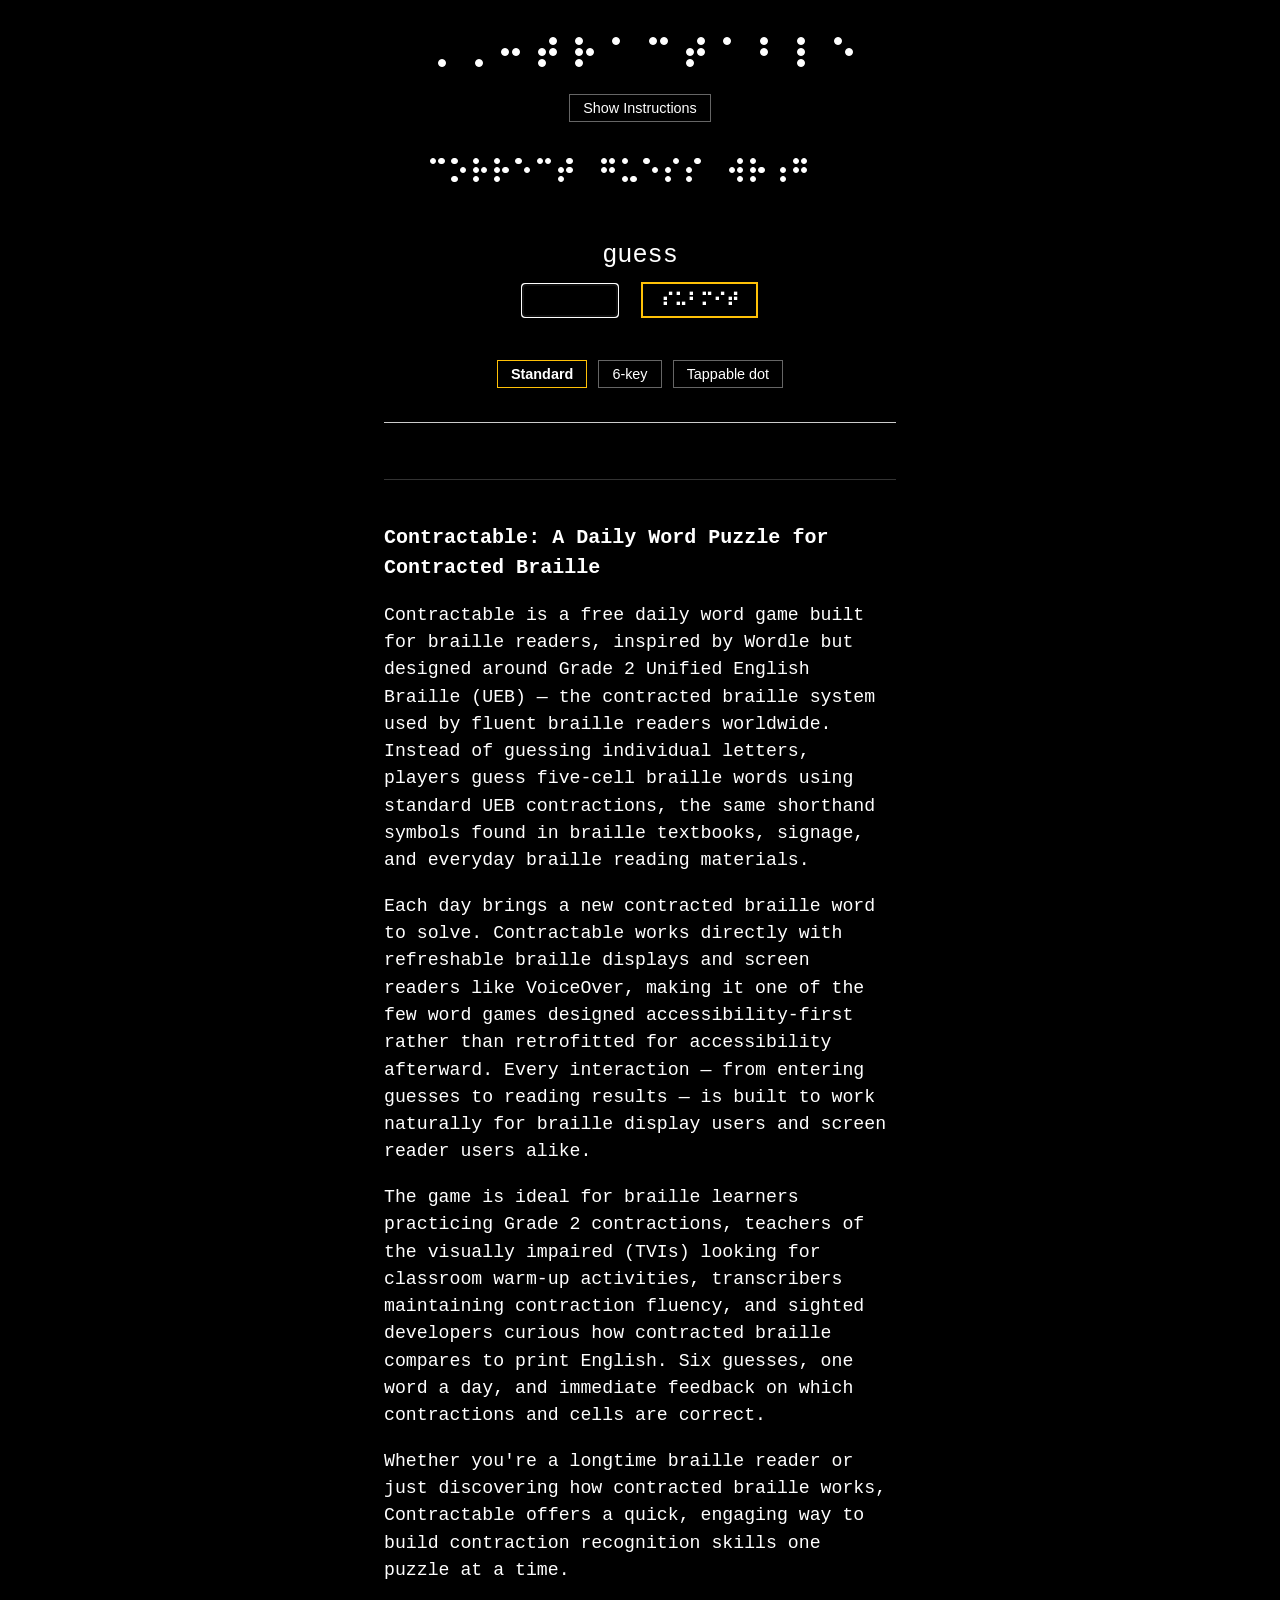
<file: index.html>
<!DOCTYPE html>
<html lang="en">
<head>
  <meta charset="UTF-8" />
  <title>Contractable – A Daily Contracted Braille Word Game</title>
  <meta name="viewport" content="width=device-width, initial-scale=1" />
  <meta name="description" content="Contractable is a free daily word puzzle for Grade 2 UEB contracted braille. Wordle-style gameplay built for braille display and screen reader users." />
  <link rel="canonical" href="https://contractable.braillefirst.com/" />

  <meta property="og:type" content="website" />
  <meta property="og:title" content="Contractable – A Daily Contracted Braille Word Game" />
  <meta property="og:description" content="A free daily word puzzle for Grade 2 UEB contracted braille. Wordle-style gameplay built for braille display and screen reader users." />
  <meta property="og:url" content="https://contractable.braillefirst.com/" />
  <meta property="og:site_name" content="Contractable" />

  <meta name="twitter:card" content="summary" />
  <meta name="twitter:title" content="Contractable – A Daily Contracted Braille Word Game" />
  <meta name="twitter:description" content="A free daily word puzzle for Grade 2 UEB contracted braille. Wordle-style gameplay built for braille display and screen reader users." />

  <link rel="stylesheet" href="styles.css" />
  <script defer src="https://cloud.umami.is/script.js" data-website-id="12a804fe-1995-4450-b13d-093c9c876c26"></script>
</head>

<body>
  <div class="app-container">

    <h1
      aria-label="CONTRACTABLE"
      aria-braillelabel="⠠⠠⠒⠞⠗⠁⠉⠞⠁⠃⠇⠑"
    >
      <span id="heading-cells" aria-hidden="true"></span>
    </h1>

    <div id="instructions-toggle-wrap">
      <button
        id="instructions-btn"
        class="instructions-toggle"
        type="button"
        aria-expanded="false"
        aria-controls="instructions-panel"
      >Show Instructions</button>
    </div>

    <section id="instructions-panel" hidden aria-labelledby="instructions-btn">
      <p>
        Guess the daily Braille word in six tries. Enter a 5-cell Braille word,
        then use the feedback from each guess to solve the puzzle. You can type
        letters or braille.
      </p>
      <p>
        Each row on the gameboard shows three groups:
      </p>
      <ul>
        <li><span aria-hidden="true">⠉⠕⠗⠗⠑⠉⠞</span> correct: dots that are in the answer</li>
        <li><span aria-hidden="true">⠛⠥</span> guess: your guess</li>
        <li><span aria-hidden="true">⠺⠗⠰⠛</span> wrong: dots that are not in the answer</li>
      </ul>
      <p>
        The correct and wrong groups build up across guesses. Your guess does not.
      </p>
      <p>
        Think in Braille dots, not letters.
      </p>

      <h2>Valid word types</h2>
      <ul>
        <li>Common nouns: anchor, garlic, pillow</li>
        <li>Base-form verbs: adopt, solve, switch</li>
        <li>Adjectives: angry, silent, sticky</li>
        <li>Words ending in -ed: learned, trained</li>
        <li>Words ending in -ing: running, writing</li>
        <li>Comparatives and superlatives: closer, biggest</li>
        <li>Adverbs ending in -ly: slowly, rarely</li>
        <li>Words for a person who does something: player, actor</li>
      </ul>

      <h2>Invalid word types</h2>
      <ul>
        <li>Plurals ending in -s or -es</li>
        <li>Verbs ending in -s: allows, belongs</li>
        <li>Proper nouns:
          <ul>
            <li>Places: boston, texas, tokyo</li>
            <li>Surnames and first names: anderson, wagner, hoover</li>
            <li>Days: monday, friday, sunday</li>
            <li>Brand-like words: jaguar, casper</li>
          </ul>
        </li>
        <li>Nationality, language, ethnic and religious labels: german, jewish, asian</li>
        <li>Profanity and mild expletives</li>
        <li>Violence, crime and hate terms</li>
        <li>Names of medications: xanax, paxil, insulin</li>
      </ul>

      <button
        type="button"
        class="instructions-toggle"
        aria-expanded="true"
        aria-controls="instructions-panel"
      >Hide Instructions</button>
    </section>

    <div id="game-board" aria-live="polite">
      <div
        id="header"
        class="row"
        role="text"
        aria-label="correct, guess, wrong"
        aria-braillelabel="⠉⠕⠗⠗⠑⠉⠞⠀⠛⠥⠑⠎⠎⠀⠺⠗⠰⠛"
      ></div>
    </div>

    <div id="status" tabindex="-1" hidden></div>

    <div id="controls">
      <label id="guess-label" for="guess-input" aria-hidden="true">⠛⠥⠑⠎⠎</label>

      <input
        id="guess-input"
        type="text"
        aria-label="guess"
        aria-braillelabel="⠛⠥⠑⠎⠎"
        autocomplete="off"
        autocapitalize="off"
        spellcheck="false"
      />

      <button
        id="submit-btn"
        aria-label="submit"
        aria-braillelabel="⠎⠥⠃⠍⠊⠞"
      >⠎⠥⠃⠍⠊⠞</button>
    </div>

    <div id="mode-toggle-wrap" role="group" aria-label="Entry mode">
      <button class="mode-btn" type="button" data-mode="standard" aria-pressed="true">Standard</button>
      <button class="mode-btn" type="button" data-mode="sixkey" aria-pressed="false">6-key</button>
      <button class="mode-btn" type="button" data-mode="tappable" aria-pressed="false">Tappable dot</button>
    </div>

    <!-- 6-KEY MODE: keyboard / braille-display chord entry. The cells are a
         read-only visual preview (aria-hidden); changes are announced
         through #sixkey-live instead. -->
    <div id="sixkey-controls" hidden>
      <div
        id="sixkey-cells"
        role="group"
        aria-label="Six-key braille entry"
        aria-describedby="sixkey-help"
        tabindex="0"
      >
        <span class="cell" data-cell="0" aria-hidden="true">
          <span class="dot dot-1" data-cell="0" data-dot="1"></span>
          <span class="dot dot-2" data-cell="0" data-dot="2"></span>
          <span class="dot dot-3" data-cell="0" data-dot="3"></span>
          <span class="dot dot-4" data-cell="0" data-dot="4"></span>
          <span class="dot dot-5" data-cell="0" data-dot="5"></span>
          <span class="dot dot-6" data-cell="0" data-dot="6"></span>
        </span>

        <span class="cell" data-cell="1" aria-hidden="true">
          <span class="dot dot-1" data-cell="1" data-dot="1"></span>
          <span class="dot dot-2" data-cell="1" data-dot="2"></span>
          <span class="dot dot-3" data-cell="1" data-dot="3"></span>
          <span class="dot dot-4" data-cell="1" data-dot="4"></span>
          <span class="dot dot-5" data-cell="1" data-dot="5"></span>
          <span class="dot dot-6" data-cell="1" data-dot="6"></span>
        </span>

        <span class="cell" data-cell="2" aria-hidden="true">
          <span class="dot dot-1" data-cell="2" data-dot="1"></span>
          <span class="dot dot-2" data-cell="2" data-dot="2"></span>
          <span class="dot dot-3" data-cell="2" data-dot="3"></span>
          <span class="dot dot-4" data-cell="2" data-dot="4"></span>
          <span class="dot dot-5" data-cell="2" data-dot="5"></span>
          <span class="dot dot-6" data-cell="2" data-dot="6"></span>
        </span>

        <span class="cell" data-cell="3" aria-hidden="true">
          <span class="dot dot-1" data-cell="3" data-dot="1"></span>
          <span class="dot dot-2" data-cell="3" data-dot="2"></span>
          <span class="dot dot-3" data-cell="3" data-dot="3"></span>
          <span class="dot dot-4" data-cell="3" data-dot="4"></span>
          <span class="dot dot-5" data-cell="3" data-dot="5"></span>
          <span class="dot dot-6" data-cell="3" data-dot="6"></span>
        </span>

        <span class="cell" data-cell="4" aria-hidden="true">
          <span class="dot dot-1" data-cell="4" data-dot="1"></span>
          <span class="dot dot-2" data-cell="4" data-dot="2"></span>
          <span class="dot dot-3" data-cell="4" data-dot="3"></span>
          <span class="dot dot-4" data-cell="4" data-dot="4"></span>
          <span class="dot dot-5" data-cell="4" data-dot="5"></span>
          <span class="dot dot-6" data-cell="4" data-dot="6"></span>
        </span>
      </div>

      <div id="sixkey-help" class="sr-only">Five cells. Hold S D F and J K L together to set dots, release to commit a cell. Arrow keys or Tab move between cells. Backspace clears the current cell. Enter submits.</div>

      <div id="sixkey-live" class="sr-only" aria-live="polite"></div>

      <div id="sixkey-actions">
        <button id="sixkey-clear-btn" type="button">clear</button>
        <button id="sixkey-submit-btn" type="button">submit</button>
      </div>
    </div>

    <!-- TAPPABLE DOT MODE: touch / VoiceOver dot matrix. main.js decorates
         each cell as a labeled group and each dot as a button. -->
    <div id="tapdot-controls" hidden>
      <div
        id="tapdot-cells"
        role="group"
        aria-label="Tappable dot braille entry"
        aria-describedby="tapdot-help"
        tabindex="0"
      >
        <span class="cell tappable" data-cell="0">
          <span class="dot dot-1" data-cell="0" data-dot="1"></span>
          <span class="dot dot-2" data-cell="0" data-dot="2"></span>
          <span class="dot dot-3" data-cell="0" data-dot="3"></span>
          <span class="dot dot-4" data-cell="0" data-dot="4"></span>
          <span class="dot dot-5" data-cell="0" data-dot="5"></span>
          <span class="dot dot-6" data-cell="0" data-dot="6"></span>
        </span>

        <span class="cell tappable" data-cell="1">
          <span class="dot dot-1" data-cell="1" data-dot="1"></span>
          <span class="dot dot-2" data-cell="1" data-dot="2"></span>
          <span class="dot dot-3" data-cell="1" data-dot="3"></span>
          <span class="dot dot-4" data-cell="1" data-dot="4"></span>
          <span class="dot dot-5" data-cell="1" data-dot="5"></span>
          <span class="dot dot-6" data-cell="1" data-dot="6"></span>
        </span>

        <span class="cell tappable" data-cell="2">
          <span class="dot dot-1" data-cell="2" data-dot="1"></span>
          <span class="dot dot-2" data-cell="2" data-dot="2"></span>
          <span class="dot dot-3" data-cell="2" data-dot="3"></span>
          <span class="dot dot-4" data-cell="2" data-dot="4"></span>
          <span class="dot dot-5" data-cell="2" data-dot="5"></span>
          <span class="dot dot-6" data-cell="2" data-dot="6"></span>
        </span>

        <span class="cell tappable" data-cell="3">
          <span class="dot dot-1" data-cell="3" data-dot="1"></span>
          <span class="dot dot-2" data-cell="3" data-dot="2"></span>
          <span class="dot dot-3" data-cell="3" data-dot="3"></span>
          <span class="dot dot-4" data-cell="3" data-dot="4"></span>
          <span class="dot dot-5" data-cell="3" data-dot="5"></span>
          <span class="dot dot-6" data-cell="3" data-dot="6"></span>
        </span>

        <span class="cell tappable" data-cell="4">
          <span class="dot dot-1" data-cell="4" data-dot="1"></span>
          <span class="dot dot-2" data-cell="4" data-dot="2"></span>
          <span class="dot dot-3" data-cell="4" data-dot="3"></span>
          <span class="dot dot-4" data-cell="4" data-dot="4"></span>
          <span class="dot dot-5" data-cell="4" data-dot="5"></span>
          <span class="dot dot-6" data-cell="4" data-dot="6"></span>
        </span>
      </div>

      <div id="tapdot-help" class="sr-only">Five cells. Swipe to a dot and double tap to raise or lower it. Then activate submit.</div>

      <div id="tapdot-live" class="sr-only" aria-live="polite"></div>

      <div id="tapdot-actions">
        <button id="tapdot-clear-btn" type="button">clear</button>
        <button id="tapdot-submit-btn" type="button">submit</button>
      </div>
    </div>

    <div id="post-game-suggest" hidden>
      <h2 id="suggest-heading">Suggest words for the game</h2>

      <label id="suggest-label" for="suggest-input">
        One or more words, separated by spaces or line breaks. Each is checked
        against Grade 2 UEB braille translation and only sent if it comes out
        to exactly 5 cells.
      </label>

      <textarea
        id="suggest-input"
        rows="4"
        placeholder="e.g. planet roughly spiritual"
        aria-label="Suggest words for the game"
        autocapitalize="off"
        spellcheck="false"
      ></textarea>

      <button id="suggest-submit-btn" type="button">Send suggestions</button>

      <div id="suggest-feedback" role="status" aria-live="polite"></div>
    </div>

    <div id="debug-log" role="log" aria-live="polite" aria-label="Diagnostics"></div>

    <section id="about">
      <h2>Contractable: A Daily Word Puzzle for Contracted Braille</h2>
      <p>Contractable is a free daily word game built for braille readers, inspired by Wordle but designed around Grade 2 Unified English Braille (UEB) — the contracted braille system used by fluent braille readers worldwide. Instead of guessing individual letters, players guess five-cell braille words using standard UEB contractions, the same shorthand symbols found in braille textbooks, signage, and everyday braille reading materials.</p>
      <p>Each day brings a new contracted braille word to solve. Contractable works directly with refreshable braille displays and screen readers like VoiceOver, making it one of the few word games designed accessibility-first rather than retrofitted for accessibility afterward. Every interaction — from entering guesses to reading results — is built to work naturally for braille display users and screen reader users alike.</p>
      <p>The game is ideal for braille learners practicing Grade 2 contractions, teachers of the visually impaired (TVIs) looking for classroom warm-up activities, transcribers maintaining contraction fluency, and sighted developers curious how contracted braille compares to print English. Six guesses, one word a day, and immediate feedback on which contractions and cells are correct.</p>
      <p>Whether you're a longtime braille reader or just discovering how contracted braille works, Contractable offers a quick, engaging way to build contraction recognition skills one puzzle at a time.</p>
    </section>
  </div>

  <script src="main.js"></script>
</body>
</html>
</file>
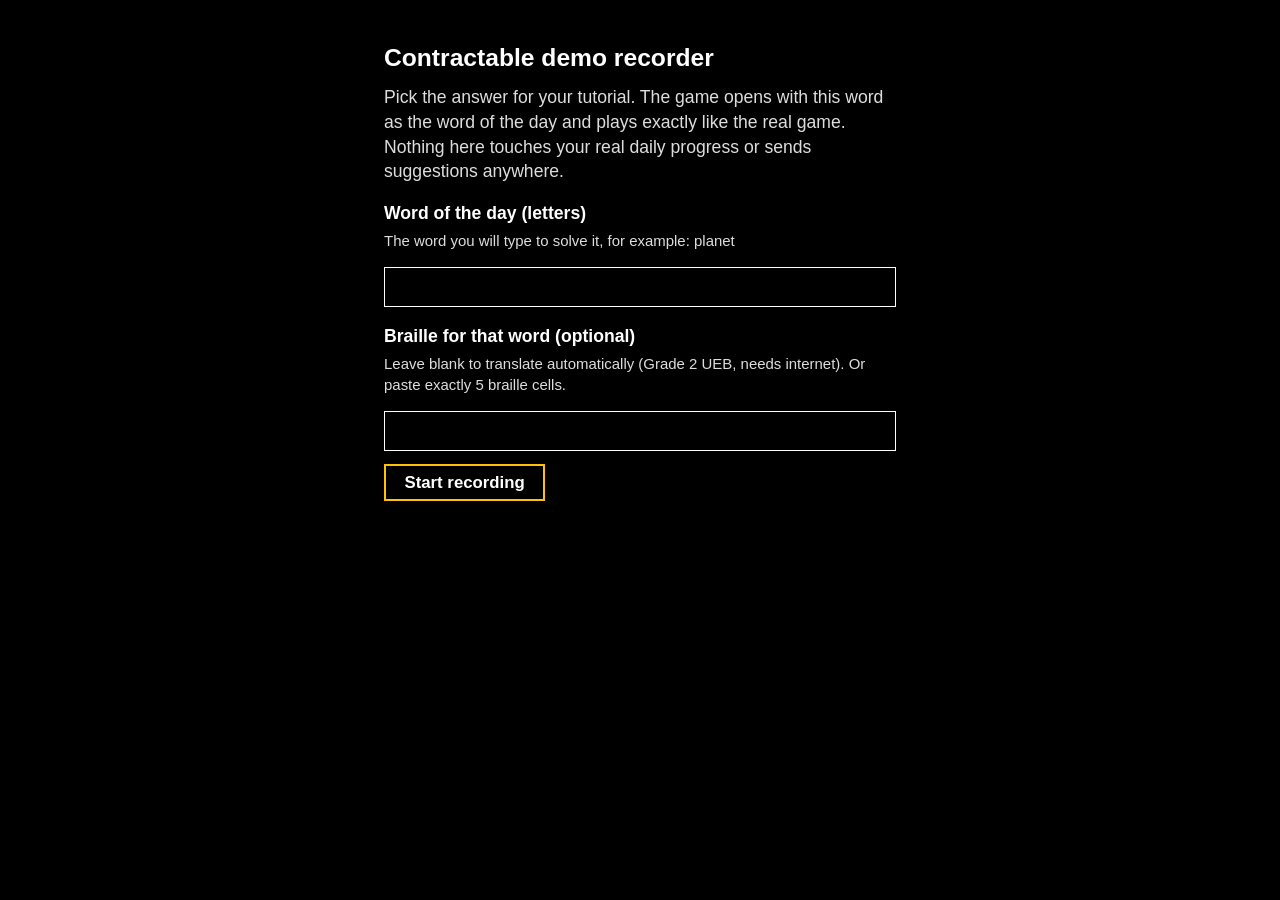
<file: demo/index.html>
<!DOCTYPE html>
<html lang="en">
<head>
  <meta charset="UTF-8" />
  <title>Contractable Demo Recorder</title>
  <meta name="viewport" content="width=device-width, initial-scale=1" />
  <meta name="robots" content="noindex, nofollow" />
  <style>
    html { -webkit-text-size-adjust: 100%; text-size-adjust: 100%; box-sizing: border-box; }
    *, *::before, *::after { box-sizing: inherit; }
    [hidden] { display: none !important; }

    body {
      font-family: sans-serif;
      background: #000000;
      color: #ffffff;
      margin: 0;
      padding: 1.5vh 3vw;
    }

    /* Visible only to screen readers and braille displays; still focusable. */
    .demo-sr-only {
      position: absolute;
      width: 1px;
      height: 1px;
      padding: 0;
      margin: -1px;
      overflow: hidden;
      clip: rect(0, 0, 0, 0);
      white-space: nowrap;
      border: 0;
    }

    .demo-panel {
      max-width: 32rem;
      margin: 0 auto;
      padding: 1em 0;
      font-size: 1.1rem;
      line-height: 1.4;
    }

    .demo-panel h1 { font-size: 1.4em; margin: 0.4em 0; }
    .demo-panel p { margin: 0 0 1em; color: #dddddd; }
    .demo-panel label { display: block; margin: 1em 0 0.3em; font-weight: bold; }
    .demo-hint { font-size: 0.85em; color: #cccccc; margin: 0 0 0.4em; }

    .demo-panel input[type="text"],
    .demo-panel textarea {
      width: 100%;
      font-family: monospace;
      font-size: 1.1rem;
      background: #000000;
      color: #ffffff;
      border: 0.08rem solid #ffffff;
      padding: 0.5em;
    }

    .demo-btn {
      font-family: sans-serif;
      background: #000000;
      color: #ffffff;
      border: 0.125rem solid #FFC107;
      padding: 0.4em 1.1em;
      font-weight: bold;
      font-size: 1.05rem;
      cursor: pointer;
      margin: 0.8em 0.6em 0 0;
    }
    .demo-btn:hover { background: rgba(255, 193, 7, 0.15); }
    .demo-btn:disabled { opacity: 0.5; cursor: default; }

    #setup-error, #results-status { color: #FFC107; min-height: 1.4em; margin-top: 0.8em; }
    #results-text { height: 50vh; font-size: 0.85rem; }
  </style>
</head>

<body>

  <!-- Screen 1: choose the answer, then start -->
  <main id="setup-screen" class="demo-panel">
    <h1>Contractable demo recorder</h1>
    <p>
      Pick the answer for your tutorial. The game opens with this word as the
      word of the day and plays exactly like the real game. Nothing here
      touches your real daily progress or sends suggestions anywhere.
    </p>

    <form id="setup-form" novalidate>
      <label for="demo-word">Word of the day (letters)</label>
      <p class="demo-hint" id="word-hint">The word you will type to solve it, for example: planet</p>
      <input id="demo-word" type="text" autocomplete="off" autocapitalize="off"
             spellcheck="false" aria-describedby="word-hint" />

      <label for="demo-braille">Braille for that word (optional)</label>
      <p class="demo-hint" id="braille-hint">
        Leave blank to translate automatically (Grade 2 UEB, needs internet).
        Or paste exactly 5 braille cells.
      </p>
      <input id="demo-braille" type="text" autocomplete="off" autocapitalize="off"
             spellcheck="false" aria-describedby="braille-hint" />

      <button id="start-recording-btn" class="demo-btn" type="submit">Start recording</button>
      <div id="setup-error" role="alert"></div>
    </form>
  </main>

  <!-- Screen 2: the real game markup is copied in here from ../index.html -->
  <div id="game-host" hidden></div>

  <!-- Screen 3: shown after End Recording -->
  <section id="results" class="demo-panel" hidden aria-labelledby="results-heading">
    <h1 id="results-heading" tabindex="-1">Recording finished</h1>
    <p>
      The timeline below is plain text. Paste it into ChatGPT, ElevenLabs, or
      any AI tool to write narration. Times count from the moment you pressed
      Start recording.
    </p>
    <button id="download-md-btn" class="demo-btn" type="button">Download timeline</button>
    <button id="download-json-btn" class="demo-btn" type="button">Download JSON</button>
    <button id="copy-md-btn" class="demo-btn" type="button">Copy timeline</button>
    <div id="results-status" role="status" aria-live="polite"></div>
    <label for="results-text" class="demo-sr-only">Timeline text</label>
    <textarea id="results-text" readonly></textarea>
  </section>

  <div id="demo-live" class="demo-sr-only" role="status" aria-live="polite"></div>

  <!-- Keep this the last visible element in the body. -->
  <button id="end-recording-btn" class="demo-sr-only" type="button" hidden>End Recording</button>

  <script src="recorder.js"></script>
  <script src="demo.js"></script>
</body>
</html>
</file>
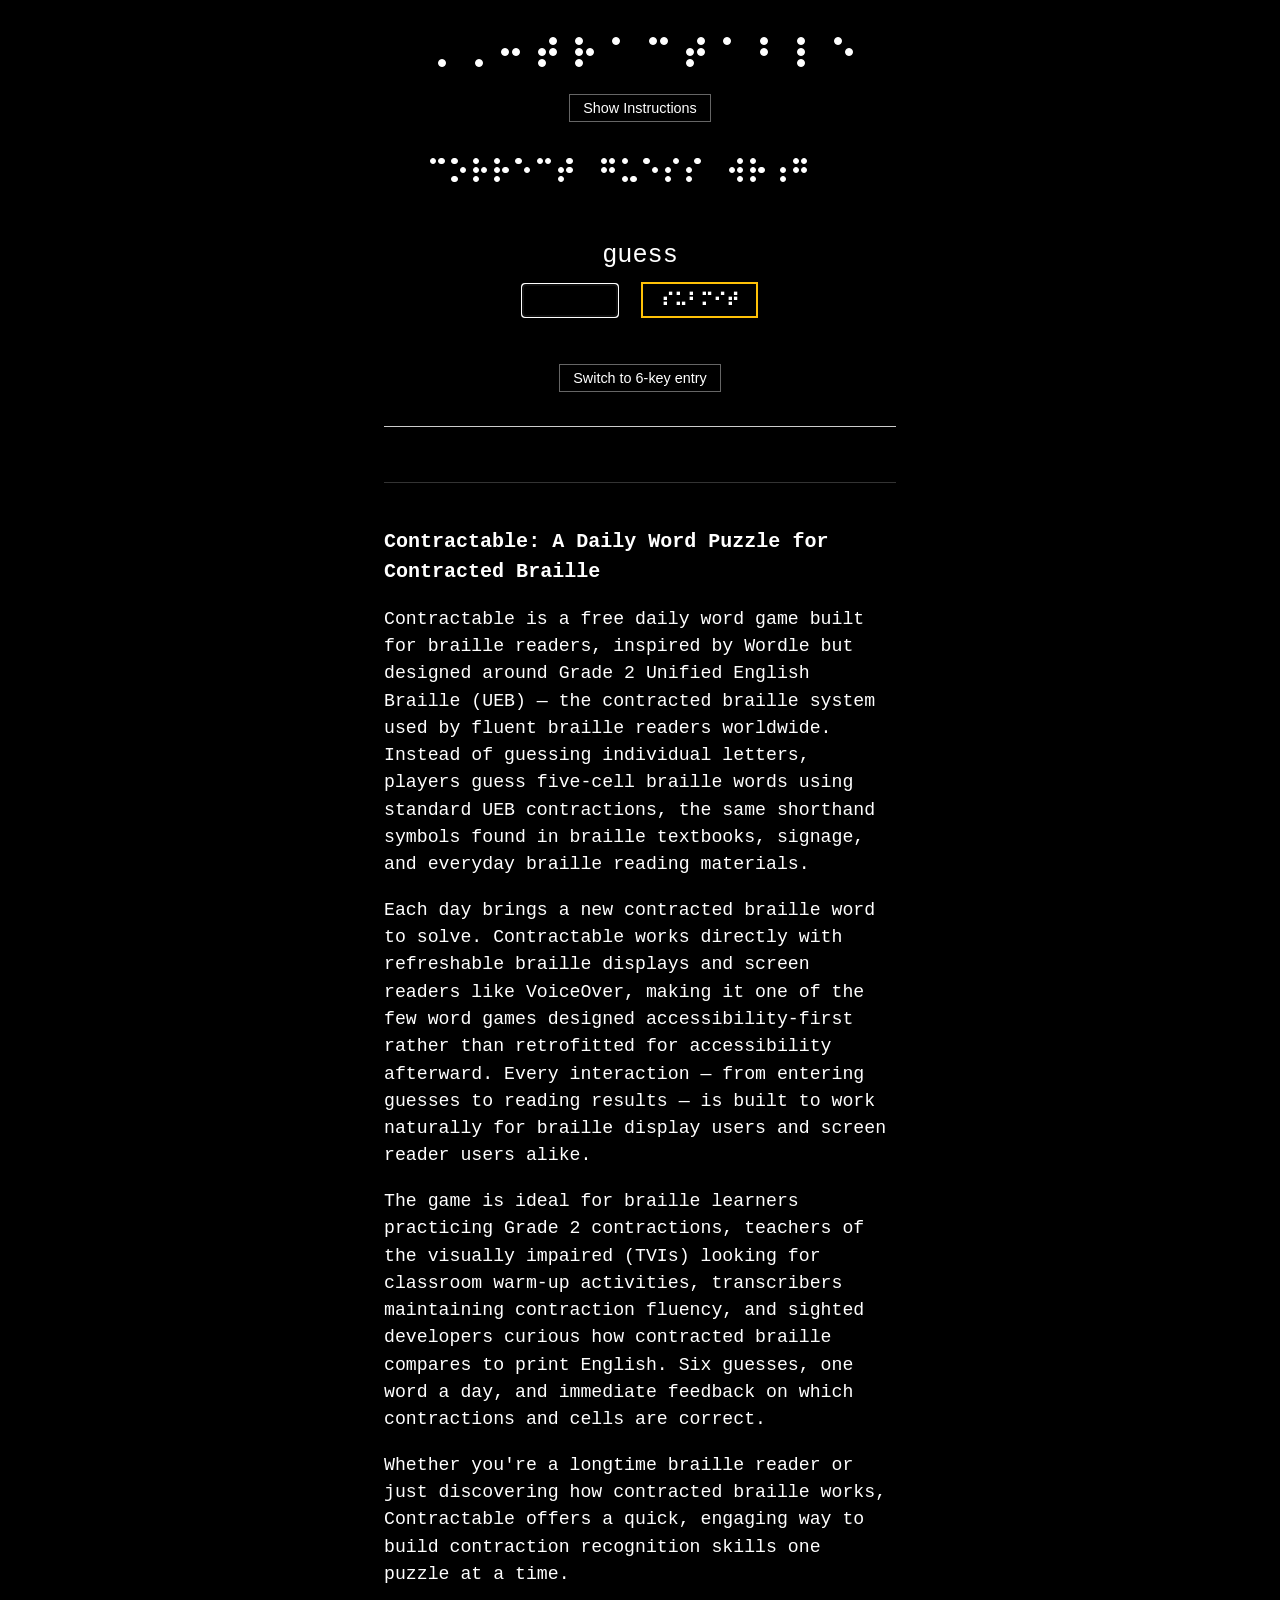
<file: ios/index.html>
<!DOCTYPE html>
<html lang="en">
<head>
  <meta charset="UTF-8" />
  <title>Contractable – A Daily Contracted Braille Word Game</title>
  <meta name="viewport" content="width=device-width, initial-scale=1" />
  <meta name="description" content="Contractable is a free daily word puzzle for Grade 2 UEB contracted braille. Wordle-style gameplay built for braille display and screen reader users." />
  <link rel="canonical" href="https://contractable.braillefirst.com/" />

  <meta property="og:type" content="website" />
  <meta property="og:title" content="Contractable – A Daily Contracted Braille Word Game" />
  <meta property="og:description" content="A free daily word puzzle for Grade 2 UEB contracted braille. Wordle-style gameplay built for braille display and screen reader users." />
  <meta property="og:url" content="https://contractable.braillefirst.com/" />
  <meta property="og:site_name" content="Contractable" />

  <meta name="twitter:card" content="summary" />
  <meta name="twitter:title" content="Contractable – A Daily Contracted Braille Word Game" />
  <meta name="twitter:description" content="A free daily word puzzle for Grade 2 UEB contracted braille. Wordle-style gameplay built for braille display and screen reader users." />
  <style>
    /*
      CONTRACTABLE BOARD GEOMETRY
      The board uses 24 braille-cell pitches as its horizontal coordinate
      system. One pitch = 1/24 of #game-board's width (via cqw).
      Row layout: 1 row ID + 5 CORRECT | gap | 5 GUESS | gap | 5 WRONG.
    */

    html {
      -webkit-text-size-adjust: 100%;
      text-size-adjust: 100%;
      box-sizing: border-box;
    }

    *, *::before, *::after {
      box-sizing: inherit;
    }

    body {
      font-family: "Apple Braille", "Courier New", monospace;
      background: #000000;
      color: #ffffff;
      margin: 0;
      padding: 1.5vh 3vw;
      width: 100%;
    }

    .app-container {
      width: 100%;
      max-width: 32rem;
      margin: 0 auto;
      font-size: clamp(1.3rem, 5vw, 1.75rem);
      text-align: center;
    }

    h1 {
      margin: 0.5em 0;
      font-size: 1.2em;
    }

    [hidden] {
      display: none !important;
    }

    #status {
      margin-top: 0.5em;
      white-space: pre;
      font-weight: bold;
      outline: none;
    }

    #status.dismissible {
      cursor: pointer;
      text-decoration: underline;
    }

    .suggest-link-btn {
      background: none;
      border: none;
      color: #FFC107;
      text-decoration: underline;
      font-family: sans-serif;
      font-weight: normal;
      font-size: 0.8em;
      white-space: normal;
      cursor: pointer;
      padding: 0;
      margin-left: 0.4em;
    }

    .suggest-link-btn:hover {
      color: #ffd54f;
    }

    .suggest-link-btn:disabled {
      color: #888888;
      text-decoration: none;
      cursor: default;
    }

    /* MASTER BRAILLE PITCH SYSTEM
       #game-board is an inline-size container, so cqw always means
       "percent of #game-board's width" for every descendant. */

    #game-board {
      container-type: inline-size;

      --pitch: calc(100cqw / 24);

      --dot-size: calc(var(--pitch) * 0.30);
      --dot-column-gap: calc(var(--pitch) * 0.10);
      --dot-row-gap: calc(var(--pitch) * 0.12);

      --cell-width: var(--pitch);
      --cell-height: calc(var(--cell-width) * 1.60);

      --group-gap: var(--pitch);

      --word-column-width: calc(5 * var(--pitch));
      --correct-column-width: calc(var(--pitch) + var(--word-column-width));

      width: 100%;
      margin-top: 1em;
      display: flex;
      flex-direction: column;
      gap: 0.15em;
      padding: 0.1em 0;
      font-variant-numeric: tabular-nums;
      letter-spacing: 0;
    }

    .row {
      display: grid;
      grid-template-columns:
        var(--correct-column-width)
        var(--word-column-width)
        var(--word-column-width);
      column-gap: var(--group-gap);
      width: max-content;
      max-width: 100%;
      margin-left: auto;
      margin-right: auto;
      margin-bottom: 1vh;
      align-items: center;
      justify-content: center;
      outline: none;
      position: relative; /* anchors the .sr-only braille text inside each row */
    }

    .row-label {
      grid-column: 1;
      grid-row: 1;
      width: var(--pitch);
      min-width: var(--pitch);
      height: var(--cell-height);
      display: flex;
      align-items: center;
      justify-content: center;
      font-size: 0.6em;
      font-family: sans-serif;
      color: #999999;
    }

    /* Columns are assigned by class, not :nth-of-type, so sibling order
       (label + three groups are all <span>s) can never shift them. */
    .row-group {
      display: flex;
      width: var(--word-column-width);
      min-width: var(--word-column-width);
      gap: 0;
      justify-content: flex-start;
      flex-shrink: 0;
    }

    .row-group-correct {
      grid-column: 1;
      grid-row: 1;
      margin-left: var(--pitch);
    }

    .row-group-guess {
      grid-column: 2;
      grid-row: 1;
    }

    .row-group-wrong {
      grid-column: 3;
      grid-row: 1;
    }

    /* Header only: the word "correct" needs 7 cells, not 5. */
    #header .row-group-correct {
      grid-column: 1 / 3;
      margin-left: calc(-1 * var(--pitch));
      width: calc(7 * var(--pitch));
      justify-self: start;
    }

    #controls {
      margin-top: 1.5em;
      width: 100%;
    }

    #guess-label {
      display: block;
      margin-bottom: 0.5em;
      font-size: 0.9em;
    }

    #guess-input {
      font-family: monospace;
      width: 10ch;
      font-size: 1rem;
      background: #000000;
      color: #ffffff;
      border: 0.08rem solid #ffffff;
      padding: 0.4em;
      vertical-align: middle;
    }

    #submit-btn,
    #sixkey-submit-btn,
    #suggest-submit-btn {
      font-family: sans-serif;
      background: #000000;
      color: #ffffff;
      border: 0.125rem solid #FFC107;
      padding: 0.3em 1em;
      font-weight: bold;
      cursor: pointer;
      font-size: 1rem;
    }

    #submit-btn {
      font-size: 1.1rem;
      vertical-align: middle;
      margin-left: 0.4rem;
    }

    #submit-btn:hover,
    #sixkey-submit-btn:hover,
    #suggest-submit-btn:hover {
      background: rgba(255, 193, 7, 0.15);
    }

    #post-game-suggest {
      margin-top: 2em;
      padding-top: 1em;
      border-top: 0.08rem solid #444444;
      width: 100%;
      text-align: center;
    }

    #suggest-heading {
      font-size: 1em;
      font-family: sans-serif;
      margin: 0 0 0.5em;
    }

    #suggest-label {
      display: block;
      font-size: 0.8em;
      font-family: sans-serif;
      color: #cccccc;
      margin-bottom: 0.5em;
    }

    #suggest-input {
      width: 100%;
      max-width: 28ch;
      font-family: monospace;
      font-size: 1rem;
      background: #000000;
      color: #ffffff;
      border: 0.08rem solid #ffffff;
      padding: 0.5em;
      resize: vertical;
    }

    #suggest-submit-btn {
      display: block;
      margin: 0.6em auto 0;
    }

    #suggest-submit-btn:disabled {
      opacity: 0.6;
      cursor: default;
    }

    #suggest-feedback {
      margin-top: 0.6em;
      font-size: 0.8em;
      font-family: sans-serif;
      color: #FFC107;
      min-height: 1em;
    }

    #suggest-feedback.error {
      color: #ff4d4d;
      font-weight: bold;
    }

    #debug-log {
      margin-top: 2em;
      font-size: 0.6em;
      color: #ff4d4d;
      border-top: 0.08rem solid #ccc;
      padding-top: 0.65rem;
      font-family: monospace;
      width: 100%;
    }

    /* Visually hidden but still in the accessibility tree and on the
       braille display. Never use display:none for this. */
    .sr-only {
      position: absolute;
      width: 1px;
      height: 1px;
      padding: 0;
      margin: -1px;
      overflow: hidden;
      clip: rect(0, 0, 0, 0);
      white-space: nowrap;
      border: 0;
    }

    #mode-toggle-wrap {
      margin-top: 1.5em;
    }

    #mode-toggle-btn {
      font-family: sans-serif;
      background: #000000;
      color: #ffffff;
      border: 0.1rem solid #666666;
      padding: 0.35em 0.9em;
      cursor: pointer;
      font-size: 0.9rem;
    }

    #mode-toggle-btn:hover {
      border-color: #999999;
    }

    #instructions-toggle-wrap {
      margin: 0.3em 0 1em;
    }

    .instructions-toggle {
      font-family: sans-serif;
      background: #000000;
      color: #ffffff;
      border: 0.1rem solid #666666;
      padding: 0.35em 0.9em;
      cursor: pointer;
      font-size: 0.9rem;
    }

    .instructions-toggle:hover {
      border-color: #999999;
    }

    #instructions-panel .instructions-toggle {
      margin-top: 1em;
    }

    #instructions-panel {
      text-align: left;
      font-family: sans-serif;
      font-size: 0.8em;
      line-height: 1.4;
      color: #dddddd;
      background: rgba(255, 255, 255, 0.03);
      border: 0.08rem solid #444444;
      padding: 0.8em 1em;
      margin: 0.6em 0 1.2em;
    }

    #instructions-panel p {
      margin: 0 0 0.7em;
    }

    #instructions-panel p:last-child {
      margin-bottom: 0;
    }

    #instructions-panel h2 {
      font-size: 1.1em;
      margin: 1em 0 0.4em;
    }

    #instructions-panel ul {
      margin: 0 0 0.7em;
      padding-left: 1.3em;
    }

    /* BRAILLE CELL */

    .cell {
      display: grid;
      grid-template-columns: repeat(2, var(--dot-size));
      grid-template-rows: repeat(3, var(--dot-size));
      column-gap: var(--dot-column-gap);
      row-gap: var(--dot-row-gap);
      grid-template-areas:
        "d1 d4"
        "d2 d5"
        "d3 d6";
      width: var(--cell-width);
      min-width: var(--cell-width);
      height: var(--cell-height);
      align-content: center;
      justify-content: center;
      flex: 0 0 var(--cell-width);
    }

    .cell.current-cell {
      outline: 0.15em solid #FFC107;
      outline-offset: 0.1em;
    }

    .dot {
      width: var(--dot-size);
      height: var(--dot-size);
      border-radius: 50%;
      background: #8b0000;
      border: 1px solid #8b0000;
      box-sizing: border-box;
      -webkit-tap-highlight-color: transparent;
      touch-action: manipulation;
    }

    .cell.tappable .dot {
      cursor: pointer;
    }

    .dot.on {
      background: #ffffff;
      border-color: #ffffff;
    }

    .dot-label {
      background: transparent;
      border-color: transparent;
    }

    .dot-label.on {
      background: #ffffff;
      border-color: #ffffff;
    }

    .dot.dot-1 { grid-area: d1; }
    .dot.dot-2 { grid-area: d2; }
    .dot.dot-3 { grid-area: d3; }
    .dot.dot-4 { grid-area: d4; }
    .dot.dot-5 { grid-area: d5; }
    .dot.dot-6 { grid-area: d6; }

    /* HEADING */

    #heading-cells {
      display: inline-flex;
      justify-content: center;
      align-items: center;
      gap: 0.3em;
      vertical-align: middle;
    }

    #heading-cells .cell {
      width: 0.8em;
      min-width: 0.8em;
      height: 1.28em;
      grid-template-columns: repeat(2, 0.24em);
      grid-template-rows: repeat(3, 0.24em);
      column-gap: 0.08em;
      row-gap: 0.09em;
    }

    #heading-cells .dot {
      width: 0.24em;
      height: 0.24em;
      border-width: 0.05em;
    }

    /* SIX-KEY ENTRY */

    #sixkey-controls {
      margin-top: 1.5em;
      width: 100%;
    }

    #sixkey-cells {
      display: flex;
      justify-content: space-between;
      align-items: center;
      gap: 1vw;
      width: 100%;
      padding: 0.4em 0;
    }

    #sixkey-cells:focus {
      outline: 0.12em dashed #FFC107;
      outline-offset: 0.2em;
    }

    #sixkey-cells .cell {
      width: auto;
      min-width: 0;
      height: auto;
      flex: 1 1 0;
      padding: 0.08em;
      border-radius: 0.3em;
      grid-template-columns: repeat(2, 1fr);
      grid-template-rows: repeat(3, 1fr);
      column-gap: 1vw;
      row-gap: 1vw;
    }

    #sixkey-cells .dot {
      width: 100%;
      height: auto;
      aspect-ratio: 1 / 1;
      border: 0.09em solid #ffffff;
    }

    #sixkey-actions {
      margin-top: 1em;
      display: flex;
      justify-content: center;
      gap: 0.6em;
    }

    #sixkey-clear-btn {
      font-family: sans-serif;
      background: #000000;
      color: #ffffff;
      border: 0.125rem solid #666666;
      padding: 0.3em 1em;
      font-weight: normal;
      cursor: pointer;
      font-size: 1rem;
    }

    #sixkey-clear-btn:hover {
      border-color: #999999;
    }

    #sixkey-clear-btn:disabled,
    #sixkey-submit-btn:disabled {
      opacity: 0.5;
      cursor: default;
    }

    /* ABOUT / SEO TEXT BLOCK */
    #about {
      margin-top: 2.5em;
      padding-top: 1.5em;
      border-top: 0.08rem solid #333;
      text-align: left;
      font-family: "Courier New", monospace;
      font-size: 0.65em;
      line-height: 1.5;
    }

    #about h2 {
      font-size: 1.1em;
      margin-bottom: 0.6em;
    }
  </style>
</head>

<body>
  <div class="app-container">

    <!--
      BRAILLE DISPLAY STRATEGY (iOS 27.0.1)
      aria-braillelabel is removed everywhere: on this iOS version it
      blanks the display. Instead each element keeps its aria-label
      (speech) and contains real braille Unicode in a visually hidden
      .sr-only span (braille display). Visual dot-cells are aria-hidden.
    -->

    <h1 aria-label="CONTRACTABLE">
      <span id="heading-cells" aria-hidden="true"></span>
      <span class="sr-only">⠠⠠⠒⠞⠗⠁⠉⠞⠁⠃⠇⠑</span>
    </h1>

    <div id="instructions-toggle-wrap">
      <button
        id="instructions-btn"
        class="instructions-toggle"
        type="button"
        aria-expanded="false"
        aria-controls="instructions-panel"
      >Show Instructions</button>
    </div>

    <section id="instructions-panel" hidden aria-label="Instructions">
      <p>
        Guess the daily Braille word in six tries. Enter a 5-cell Braille word,
        then use the feedback from each guess to solve the puzzle. You can type
        letters or braille.
      </p>
      <p>
        Each row on the gameboard shows three groups:
      </p>
      <ul>
        <li><span aria-hidden="true">⠉⠕⠗⠗⠑⠉⠞</span> correct: dots that are in the answer</li>
        <li><span aria-hidden="true">⠛⠥⠑⠎⠎</span> guess: your guess</li>
        <li><span aria-hidden="true">⠺⠗⠰⠛</span> wrong: dots that are not in the answer</li>
      </ul>
      <p>
        The correct and wrong groups build up across guesses. Your guess does not.
      </p>
      <p>
        Think in Braille dots, not letters.
      </p>

      <h2>Valid word types</h2>
      <ul>
        <li>Common nouns: anchor, garlic, pillow</li>
        <li>Base-form verbs: adopt, solve, switch</li>
        <li>Adjectives: angry, silent, sticky</li>
        <li>Words ending in -ed: learned, trained</li>
        <li>Words ending in -ing: running, writing</li>
        <li>Comparatives and superlatives: closer, biggest</li>
        <li>Adverbs ending in -ly: slowly, rarely</li>
        <li>Words for a person who does something: player, actor</li>
      </ul>

      <h2>Invalid word types</h2>
      <ul>
        <li>Plurals ending in -s or -es</li>
        <li>Verbs ending in -s: allows, belongs</li>
        <li>Proper nouns:
          <ul>
            <li>Places: boston, texas, tokyo</li>
            <li>Surnames and first names: anderson, wagner, hoover</li>
            <li>Days: monday, friday, sunday</li>
            <li>Brand-like words: jaguar, casper</li>
          </ul>
        </li>
        <li>Nationality, language, ethnic and religious labels: german, jewish, asian</li>
        <li>Profanity and mild expletives</li>
        <li>Violence, crime and hate terms</li>
        <li>Names of medications: xanax, paxil, insulin</li>
      </ul>

      <button
        type="button"
        class="instructions-toggle"
        aria-expanded="true"
        aria-controls="instructions-panel"
      >Hide Instructions</button>
    </section>

    <div id="game-board" aria-live="polite">
      <div
        id="header"
        class="row"
        role="text"
        aria-label="correct, guess, wrong"
      ><span class="sr-only">⠉⠕⠗⠗⠑⠉⠞⠀⠛⠥⠑⠎⠎⠀⠺⠗⠰⠛</span></div>
    </div>

    <div id="status" tabindex="-1" hidden></div>

    <div id="controls">
      <label id="guess-label" for="guess-input" aria-hidden="true">⠛⠥⠑⠎⠎</label>

      <input
        id="guess-input"
        type="text"
        aria-label="guess"
        autocomplete="off"
        autocapitalize="off"
        spellcheck="false"
      />

      <button
        id="submit-btn"
        type="button"
        aria-label="submit"
      >⠎⠥⠃⠍⠊⠞</button>
    </div>

    <div id="mode-toggle-wrap">
      <button id="mode-toggle-btn" type="button">Switch to 6-key entry</button>
    </div>

    <div id="sixkey-controls" hidden>
      <div
        id="sixkey-cells"
        role="group"
        aria-label="Six key braille entry, five cells. Hold S D F and J K L together to set dots, release to commit a cell. Tap or click dots directly. Arrow keys or Tab move between cells."
        tabindex="0"
      >
        <span class="cell tappable" data-cell="0">
          <span class="dot dot-1" data-cell="0" data-dot="1"></span>
          <span class="dot dot-2" data-cell="0" data-dot="2"></span>
          <span class="dot dot-3" data-cell="0" data-dot="3"></span>
          <span class="dot dot-4" data-cell="0" data-dot="4"></span>
          <span class="dot dot-5" data-cell="0" data-dot="5"></span>
          <span class="dot dot-6" data-cell="0" data-dot="6"></span>
        </span>

        <span class="cell tappable" data-cell="1">
          <span class="dot dot-1" data-cell="1" data-dot="1"></span>
          <span class="dot dot-2" data-cell="1" data-dot="2"></span>
          <span class="dot dot-3" data-cell="1" data-dot="3"></span>
          <span class="dot dot-4" data-cell="1" data-dot="4"></span>
          <span class="dot dot-5" data-cell="1" data-dot="5"></span>
          <span class="dot dot-6" data-cell="1" data-dot="6"></span>
        </span>

        <span class="cell tappable" data-cell="2">
          <span class="dot dot-1" data-cell="2" data-dot="1"></span>
          <span class="dot dot-2" data-cell="2" data-dot="2"></span>
          <span class="dot dot-3" data-cell="2" data-dot="3"></span>
          <span class="dot dot-4" data-cell="2" data-dot="4"></span>
          <span class="dot dot-5" data-cell="2" data-dot="5"></span>
          <span class="dot dot-6" data-cell="2" data-dot="6"></span>
        </span>

        <span class="cell tappable" data-cell="3">
          <span class="dot dot-1" data-cell="3" data-dot="1"></span>
          <span class="dot dot-2" data-cell="3" data-dot="2"></span>
          <span class="dot dot-3" data-cell="3" data-dot="3"></span>
          <span class="dot dot-4" data-cell="3" data-dot="4"></span>
          <span class="dot dot-5" data-cell="3" data-dot="5"></span>
          <span class="dot dot-6" data-cell="3" data-dot="6"></span>
        </span>

        <span class="cell tappable" data-cell="4">
          <span class="dot dot-1" data-cell="4" data-dot="1"></span>
          <span class="dot dot-2" data-cell="4" data-dot="2"></span>
          <span class="dot dot-3" data-cell="4" data-dot="3"></span>
          <span class="dot dot-4" data-cell="4" data-dot="4"></span>
          <span class="dot dot-5" data-cell="4" data-dot="5"></span>
          <span class="dot dot-6" data-cell="4" data-dot="6"></span>
        </span>
      </div>

      <div id="sixkey-live" class="sr-only" aria-live="polite"></div>

      <div id="sixkey-actions">
        <button id="sixkey-clear-btn" type="button">clear</button>
        <button id="sixkey-submit-btn" type="button">submit</button>
      </div>
    </div>

    <div id="post-game-suggest" hidden>
      <h2 id="suggest-heading">Suggest words for the game</h2>

      <label id="suggest-label" for="suggest-input">
        One or more words, separated by spaces or line breaks. Each is checked
        against Grade 2 UEB braille translation and only sent if it comes out
        to exactly 5 cells.
      </label>

      <textarea
        id="suggest-input"
        rows="4"
        placeholder="e.g. planet roughly spiritual"
        aria-label="Suggest words for the game"
        autocapitalize="off"
        spellcheck="false"
      ></textarea>

      <button id="suggest-submit-btn" type="button">Send suggestions</button>

      <div id="suggest-feedback" role="status" aria-live="polite"></div>
    </div>

    <div id="debug-log" role="log" aria-live="polite" aria-label="Diagnostics"></div>

    <section id="about">
      <h2>Contractable: A Daily Word Puzzle for Contracted Braille</h2>
      <p>Contractable is a free daily word game built for braille readers, inspired by Wordle but designed around Grade 2 Unified English Braille (UEB) — the contracted braille system used by fluent braille readers worldwide. Instead of guessing individual letters, players guess five-cell braille words using standard UEB contractions, the same shorthand symbols found in braille textbooks, signage, and everyday braille reading materials.</p>
      <p>Each day brings a new contracted braille word to solve. Contractable works directly with refreshable braille displays and screen readers like VoiceOver, making it one of the few word games designed accessibility-first rather than retrofitted for accessibility afterward. Every interaction — from entering guesses to reading results — is built to work naturally for braille display users and screen reader users alike.</p>
      <p>The game is ideal for braille learners practicing Grade 2 contractions, teachers of the visually impaired (TVIs) looking for classroom warm-up activities, transcribers maintaining contraction fluency, and sighted developers curious how contracted braille compares to print English. Six guesses, one word a day, and immediate feedback on which contractions and cells are correct.</p>
      <p>Whether you're a longtime braille reader or just discovering how contracted braille works, Contractable offers a quick, engaging way to build contraction recognition skills one puzzle at a time.</p>
    </section>
  </div>

  <script src="main.js"></script>
</body>
</html>
</file>
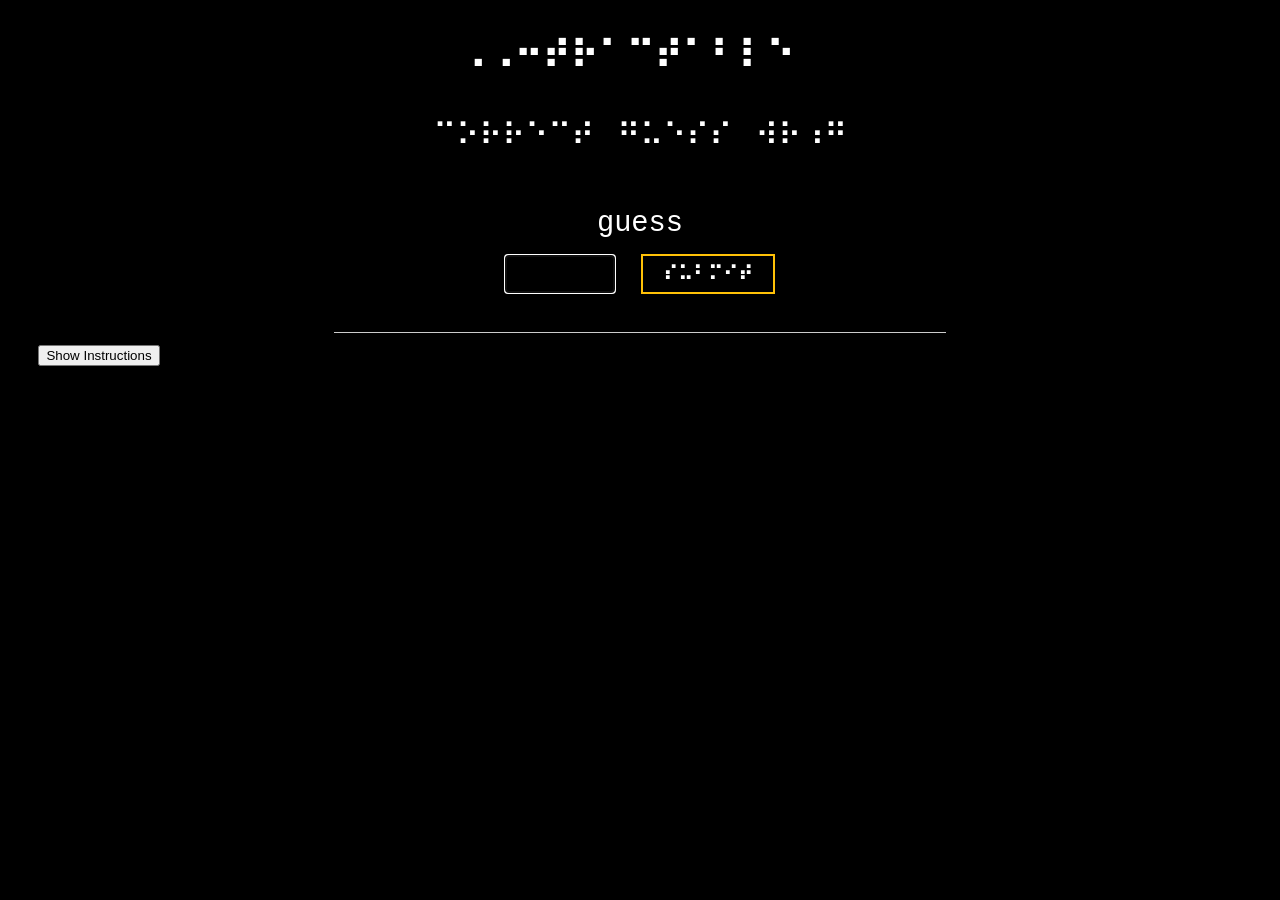
<file: trial/index.html>
<!DOCTYPE html>
<html lang="en">
<head>
  <meta charset="UTF-8" />
  <title>Contractable</title>
  <meta name="viewport" content="width=device-width, initial-scale=1" />
  <style>
    /* Prevent arbitrary text zooming mechanics in iOS Safari */
    html {
      -webkit-text-size-adjust: 100%;
      text-size-adjust: 100%;
      /* Dynamic fluid baseline: scales smoothly with viewports */
      font-size: calc(0.9rem + 0.3vw); 
      box-sizing: border-box;
    }

    *, *:before, *:after {
      box-sizing: inherit;
    }

    /* Global Page Canvas Layout */
    body { 
      font-family: "Apple Braille", "Courier New", monospace; 
      padding: 1.5vh 3vw; /* Fluid paddings bounded by viewport heights/widths */
      background-color: #000000; /* Pure black background */
      color: #ffffff;            /* Stark white global text */
      margin: 0;
      width: 100%;
    }

    /* THE MASTER APP CONTAINER
       ======================================================================
       Added 'text-align: center' here. This forces all inline children blocks 
       (like headings, row text, and status blocks) to automatically align down 
       the absolute central axis of the container across different viewports.
    */
    .app-container {
      width: 100%;
      max-width: 32ch; /* Safe maximum width bound mapped to character limits */
      margin: 0 auto; /* Centers the block container horizontally on large screens */
      font-size: clamp(1.3rem, 5vw, 1.75rem); /* Preserves large dots on small screens, limits upper range */
      text-align: center; /* ALIGNMENT FIX: Centers headers, status text, and buttons down the central axis */
    }
    
    h1 {
      margin-top: 0.5em;
      margin-bottom: 0.5em;
      font-size: 1.2em;
    }

    /* Ensure hidden items are completely invisible to sighted and assistive tech alike */
    [hidden] {
      display: none !important;
    }
    
    #status { 
      margin-top: 0.5em; 
      white-space: pre; 
      font-weight: bold; 
      outline: none; /* Removes the default browser focus ring when focused via JS */
    }

    /* Inline "click to suggest" link that appears inside the status area */
    .suggest-link-btn {
      background: none;
      border: none;
      color: #FFC107;
      text-decoration: underline;
      font-family: sans-serif;
      font-weight: normal;
      font-size: 0.8em;
      white-space: normal;
      cursor: pointer;
      padding: 0;
      margin-left: 0.4em;
      vertical-align: baseline;
    }
    .suggest-link-btn:hover {
      color: #ffd54f;
    }
    .suggest-link-btn:disabled {
      color: #888888;
      text-decoration: none;
      cursor: default;
    }
    
    /* THE GAME BOARD CONTAINER
       ======================================================================
       CRITICAL GAP FIX: Replaced 'white-space: pre-line' with modern vertical 
       flexbox configuration. This eliminates hidden code-formatting indentation 
       gaps entirely while keeping rows correctly isolated as straight lines.
    */
    #game-board { 
      margin-top: 1em; 
      display: flex;
      flex-direction: column;
      gap: 0.15em;
      font-variant-numeric: tabular-nums; /* Keeps all numeric characters exactly uniform in width */
      letter-spacing: 0; /* Lock letter spacing to preserve physical Braille tracking alignments */
      padding: 0.1em 0; /* Tighter padding values to bring rows and header closer together */
      width: 100%;
      text-align: center; /* ALIGNMENT FIX: Forces dynamic rows injected inside to center standardly */
    }
    
    .row { 
      outline: none; 
      margin-bottom: 0.15em; 
      letter-spacing: 0;
      white-space: nowrap;
    }
    
    #controls { 
      margin-top: 1.5em; 
      width: 100%;
    }
    
    #guess-label { 
      display: block; 
      margin-bottom: 0.5em; 
      font-size: 0.9em;
    }
    
    /* Text Input Box */
    #guess-input { 
      font-family: monospace; 
      width: 10ch; 
      /* Bypasses iOS auto-zoom constraints smoothly using rem sizing */
      font-size: 1rem; 
      background-color: #000000; 
      color: #ffffff; 
      border: 0.08rem solid #ffffff; 
      padding: 0.4em;
      vertical-align: middle;
    }
    
    /* High-Contrast Amber Outlined Action Button */
    #submit-btn {
      font-family: sans-serif; 
      background-color: #000000; 
      color: #ffffff;            
      border: 0.125rem solid #FFC107; 
      padding: 0.3em 1em;
      font-weight: bold;
      cursor: pointer;
      font-size: 1.1rem; 
      vertical-align: middle;
      margin-left: 0.4rem;
    }

    #submit-btn:hover {
      background-color: rgba(255, 193, 7, 0.15);
    }

    /* Post-game "suggest words" form, revealed once the round ends */
    #post-game-suggest {
      margin-top: 2em;
      padding-top: 1em;
      border-top: 0.08rem solid #444444;
      width: 100%;
      text-align: center;
    }

    #suggest-heading {
      font-size: 1em;
      font-family: sans-serif;
      margin: 0 0 0.5em;
    }

    #suggest-label {
      display: block;
      font-size: 0.8em;
      font-family: sans-serif;
      color: #cccccc;
      margin-bottom: 0.5em;
    }

    #suggest-input {
      width: 100%;
      max-width: 28ch;
      font-family: monospace;
      font-size: 1rem;
      background-color: #000000;
      color: #ffffff;
      border: 0.08rem solid #ffffff;
      padding: 0.5em;
      resize: vertical;
    }

    #suggest-submit-btn {
      display: block;
      margin: 0.6em auto 0;
      font-family: sans-serif;
      background-color: #000000;
      color: #ffffff;
      border: 0.125rem solid #FFC107;
      padding: 0.3em 1em;
      font-weight: bold;
      cursor: pointer;
      font-size: 1rem;
    }

    #suggest-submit-btn:hover {
      background-color: rgba(255, 193, 7, 0.15);
    }

    #suggest-submit-btn:disabled {
      opacity: 0.6;
      cursor: default;
    }

    #suggest-feedback {
      margin-top: 0.6em;
      font-size: 0.8em;
      font-family: sans-serif;
      color: #FFC107;
      min-height: 1em;
    }

    #debug-log { 
      margin-top: 2em; 
      font-size: 0.6em; 
      color: #ff4d4d; /* High-contrast crimson optimized for pitch black surfaces */
      border-top: 0.08rem solid #ccc; 
      padding-top: 0.65rem;
      font-family: monospace;
      width: 100%;
    }
  </style>
</head>
<body>

  <div class="app-container">

    <h1 aria-label=“CONTRACTABLE">
      <span>⠠⠠⠒⠞⠗⠁⠉⠞⠁⠃⠇⠑⠀</span>
    </h1>

    <div id="game-board" aria-live="polite">
      <div 
        id="header" 
        role="text"
        aria-label="correct, guess, wrong"
        aria-braillelabel="⠉⠕⠗⠗⠑⠉⠞⠀⠛⠥⠑⠎⠎⠀⠺⠗⠰⠛"><span aria-hidden="true">⠉⠕⠗⠗⠑⠉⠞⠀⠛⠥⠑⠎⠎⠀⠺⠗⠰⠛</span></div>
    </div>

    <div id="status" tabindex="-1" hidden></div>

    <div id="controls">
      <label id="guess-label" for="guess-input" aria-hidden="true">⠛⠥⠑⠎⠎</label>
      <input 
        id="guess-input" 
        type="text" 
        aria-label="guess"
 autocomplete="off" 
        autocapitalize="off" 
        spellcheck="false" />
      <button id="submit-btn" aria-label=“submit">⠎⠥⠃⠍⠊⠞</button>
    </div>

    <!-- Post-game suggestion form: hidden until the round ends (win or lose) -->
    <div id="post-game-suggest" hidden>
      <h2 id="suggest-heading">Suggest words for the game</h2>
      <label id="suggest-label" for="suggest-input">
        One or more words, separated by spaces or line breaks. 5+ characters each.
      </label>
      <textarea
        id="suggest-input"
        rows="4"
        placeholder="e.g. planet ocean garden"
        aria-label="Suggest words for the game"
        autocapitalize="off"
        spellcheck="false"></textarea>
      <button id="suggest-submit-btn" type="button">Send suggestions</button>
      <div id="suggest-feedback" role="status" aria-live="polite"></div>
    </div>

    <div id="debug-log"></div>

  </div>
  
  <!-- Instructions Toggle -->
<button
    id="instructionsBtn"
    type="button"
    aria-expanded="false"
    aria-controls="instructions">
    Show Instructions
</button>

<!-- Instructions -->
<section id="instructions" hidden aria-labelledby="instructionsBtn">
    <p>
        Guess the daily Braille word in six tries. Enter a Braille word with the correct number of cells, then use the feedback from each guess to solve the puzzle. After every guess, only the correct dots in the correct positions remain, while incorrect dots disappear. Correct dots accumulate with each attempt, helping you uncover the answer.
    </p>

    <p><strong>Think in Braille dots—not letters.</strong></p>
</section>

<script>
const button = document.getElementById("instructionsBtn");
const instructions = document.getElementById("instructions");

button.addEventListener("click", () => {
    const expanded = button.getAttribute("aria-expanded") === "false";

    instructions.hidden = !expanded;
    button.setAttribute("aria-expanded", expanded);
    button.textContent = expanded ? "Hide Instructions" : "Show Instructions";
});
</script>


  <script src="main.js"></script>
</body>
</html>
</file>
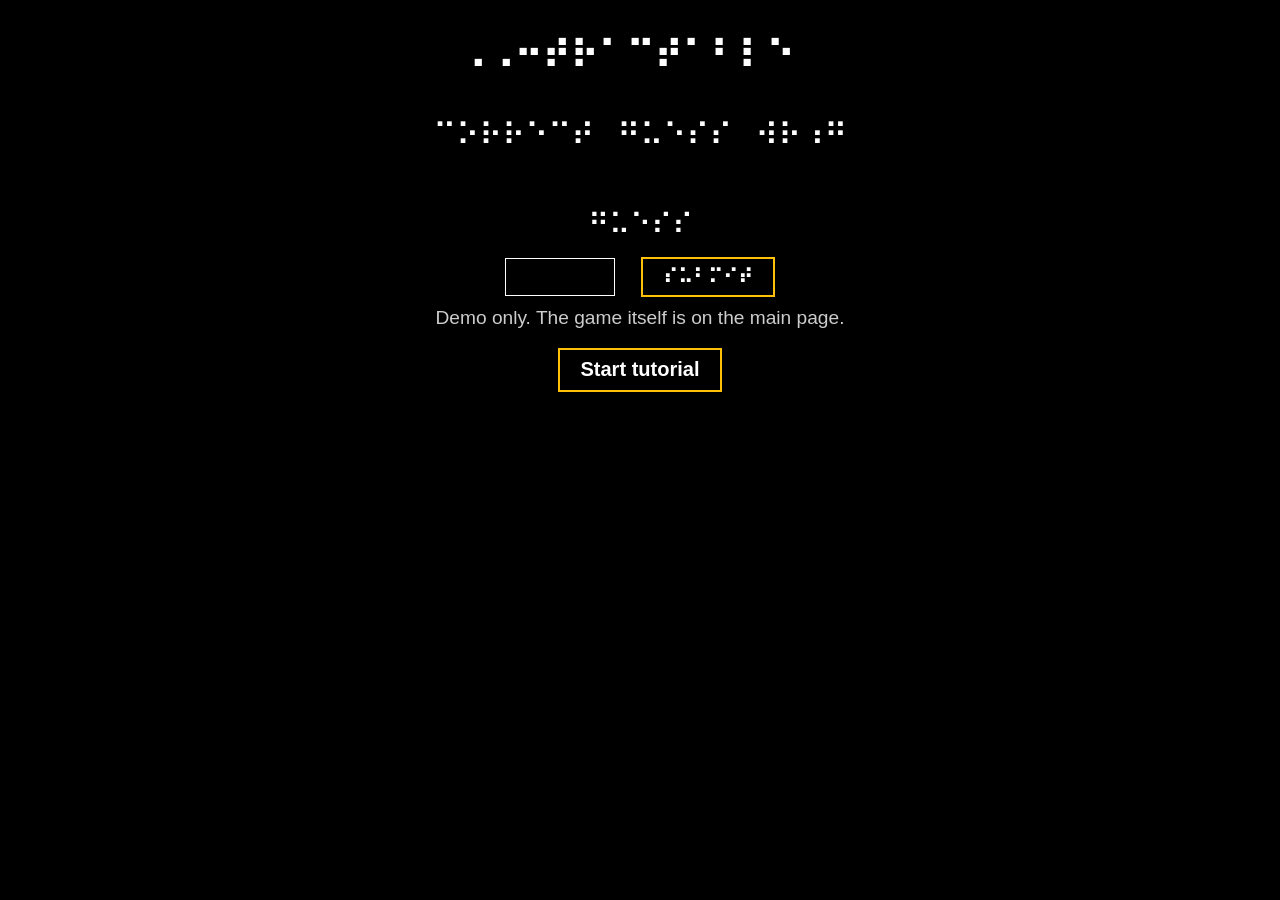
<file: tutorial/index.html>
<!DOCTYPE html>
<html lang="en">
<head>
  <meta charset="UTF-8" />
  <title>CONTRACTABLE Tutorial</title>
  <meta name="viewport" content="width=device-width, initial-scale=1" />
  <style>
    html { -webkit-text-size-adjust: 100%; text-size-adjust: 100%; font-size: calc(0.9rem + 0.3vw); box-sizing: border-box; }
    *, *:before, *:after { box-sizing: inherit; }
    :root { --amber: #FFC107; }

    body { font-family: "Apple Braille", "Courier New", monospace; padding: 1.5vh 3vw; background: #000; color: #fff; margin: 0; width: 100%; }
    .app-container { width: 100%; max-width: 32ch; margin: 0 auto; font-size: clamp(1.3rem, 5vw, 1.75rem); text-align: center; }
    h1 { margin: 0.5em 0; font-size: 1.2em; }
    [hidden] { display: none !important; }

    /* Demo board: same look as the real game */
    #game-board { margin-top: 1em; display: flex; flex-direction: column; gap: 0.15em; letter-spacing: 0; padding: 0.1em 0; width: 100%; text-align: center; }
    #controls { margin-top: 1.5em; width: 100%; }
    #guess-label { display: block; margin-bottom: 0.5em; font-size: 0.9em; }
    #guess-input { font-family: monospace; width: 10ch; font-size: 1rem; background: #000; color: #fff; border: 0.08rem solid #fff; padding: 0.4em; vertical-align: middle; }
    #submit-btn { font-family: sans-serif; background: #000; color: #fff; border: 0.125rem solid var(--amber); padding: 0.3em 1em; font-weight: bold; font-size: 1.1rem; vertical-align: middle; margin-left: 0.4rem; }

    /* Tutorial UI */
    :focus-visible { outline: 4px solid var(--amber); outline-offset: 2px; }
    .sr-only { position: absolute; width: 1px; height: 1px; margin: -1px; padding: 0; overflow: hidden; clip: rect(0 0 0 0); white-space: nowrap; border: 0; }
    .tut-highlight { outline: 4px solid var(--amber); outline-offset: 2px; }

    .tut-btn { font-family: sans-serif; font-weight: bold; font-size: 1.1rem; background: #000; color: #fff; border: 0.125rem solid var(--amber); padding: 0.4em 1em; cursor: pointer; min-height: 44px; }
    .tut-btn:hover { background: rgba(255,193,7,0.15); }
    .tut-btn[aria-pressed="true"] { background: var(--amber); color: #000; }

    #demo-note { font-family: sans-serif; font-size: 0.6em; color: #ccc; margin-top: 0.5em; }
    #tutorial-panel { margin-top: 1.5em; border-top: 1px solid #555; padding-top: 1em; }
    #tutorial-caption { font-family: sans-serif; font-size: 1.1rem; line-height: 1.4; border: 0.1rem solid #fff; padding: 0.75em; margin: 0 0 0.75em; text-align: left; }
    #tutorial-controls { display: flex; flex-wrap: wrap; gap: 0.5em; justify-content: center; font-size: 1rem; }

    #tutorial-settings { background: #000; color: #fff; border: 0.15rem solid #fff; padding: 1em 1.2em; width: min(92vw, 30rem); max-height: 90vh; overflow-y: auto; font-family: sans-serif; font-size: 1.1rem; text-align: left; }
    #tutorial-settings::backdrop { background: rgba(0,0,0,0.85); }
    #tutorial-settings h2 { margin: 0 0 0.6em; font-size: 1.3em; }
    #tutorial-settings fieldset { border: 0; margin: 0; padding: 0; }
    #tutorial-settings legend { font-weight: bold; padding: 0; margin-bottom: 0.4em; }
    .setting { display: flex; gap: 0.75em; align-items: flex-start; padding: 0.6em 0; border-top: 1px solid #555; }
    .setting input[type="checkbox"] { flex: none; width: 1.6em; height: 1.6em; margin: 0.1em 0 0; accent-color: var(--amber); }
    .setting label { cursor: pointer; }
    .setting .hint { display: block; font-size: 0.85em; color: #ccc; margin-top: 0.15em; }
    .dialog-actions { margin-top: 1em; text-align: right; }

    html.high-contrast #tutorial-caption, html.high-contrast #tutorial-settings { border-color: var(--amber); }
    html.high-contrast .setting .hint, html.high-contrast #demo-note { color: #fff; }
    @media (prefers-reduced-motion: reduce) { * { animation: none !important; transition: none !important; } }
  </style>
</head>
<body>
  <div class="app-container">

    <h1 aria-label="CONTRACTABLE tutorial"><span aria-hidden="true">⠠⠠⠒⠞⠗⠁⠉⠞⠁⠃⠇⠑⠀</span></h1>

    <!-- Static demo board: only here so the steps have something to point at -->
    <div id="game-board">
      <div id="header" role="text" aria-label="correct, guess, wrong"
           aria-braillelabel="⠉⠕⠗⠗⠑⠉⠞⠀⠛⠥⠑⠎⠎⠀⠺⠗⠰⠛"><span aria-hidden="true">⠉⠕⠗⠗⠑⠉⠞⠀⠛⠥⠑⠎⠎⠀⠺⠗⠰⠛</span></div>
    </div>

    <div id="controls">
      <label id="guess-label" for="guess-input" aria-hidden="true">⠛⠥⠑⠎⠎</label>
      <input id="guess-input" type="text" aria-label="guess (demo)" disabled />
      <button id="submit-btn" aria-label="submit (demo)" disabled>⠎⠥⠃⠍⠊⠞</button>
    </div>
    <p id="demo-note">Demo only. The game itself is on the main page.</p>

    <!-- Empty on purpose: JS injects a fresh child for every announcement -->
    <div id="tutorial-live-region" class="sr-only" aria-live="assertive" aria-atomic="true"></div>

    <button id="start-tutorial" class="tut-btn" type="button">Start tutorial</button>

    <section id="tutorial-panel" aria-label="Tutorial" hidden>
      <div id="tutorial-caption" tabindex="-1"></div>
      <div id="tutorial-controls" role="group" aria-label="Tutorial controls">
        <button id="tut-prev"   class="tut-btn" type="button">Previous step</button>
        <button id="tut-replay" class="tut-btn" type="button">Replay step</button>
        <button id="tut-next"   class="tut-btn" type="button">Next step</button>
        <button id="tut-auto"   class="tut-btn" type="button" aria-pressed="false">Auto-advance</button>
        <button id="open-tutorial-settings" class="tut-btn" type="button" aria-haspopup="dialog">Tutorial settings</button>
      </div>
    </section>

  </div>

  <dialog id="tutorial-settings" aria-labelledby="tut-settings-title">
    <h2 id="tut-settings-title">Tutorial settings</h2>
    <form method="dialog">
      <fieldset>
        <legend>Choose how the tutorial reaches you</legend>
        <div class="setting"><input type="checkbox" id="opt-audio" checked />
          <label for="opt-audio">Audio narration<span class="hint">Play the recorded human voice for each step.</span></label></div>
        <div class="setting"><input type="checkbox" id="opt-captions" checked />
          <label for="opt-captions">Text captions<span class="hint">Show and announce the caption for each step.</span></label></div>
        <div class="setting"><input type="checkbox" id="opt-contrast" />
          <label for="opt-contrast">High contrast<span class="hint">Stronger outlines and colorblind-safe colors.</span></label></div>
        <div class="setting"><input type="checkbox" id="opt-snap" />
          <label for="opt-snap">Braille snapping<span class="hint">Move focus to the braille for each step as it changes.</span></label></div>
        <div class="setting"><input type="checkbox" id="opt-manual" checked />
          <label for="opt-manual">Manual pacing<span class="hint">Wait for Next Step instead of advancing automatically.</span></label></div>
      </fieldset>
      <div class="dialog-actions"><button class="tut-btn" value="done" autofocus>Done</button></div>
    </form>
  </dialog>

  <!-- Same folder as this file -->
  <script src="tutorial-controller.js"></script>
  <script>
    /* Braille drafts: confirm with your UEB engine before shipping.
       Audio paths are relative to this page (tutorial/index.html). */
    const GAME_STEPS = [
      { id: "step_01_intro",   title: "Step 1: Welcome",           audioSrc: "assets/audio/tut_step1.mp3",
        captionText: "Welcome to CONTRACTABLE.", brailleUnicode: "⠠⠺⠑⠇⠉⠕⠍⠑⠀⠞⠕⠀⠠⠠⠒⠞⠗⠁⠉⠞⠁⠃⠇⠑⠲", highlightElementId: "game-board" },
      { id: "step_02_columns", title: "Step 2: The three columns", audioSrc: "assets/audio/tut_step2.mp3",
        captionText: "Correct, guess, wrong.",   brailleUnicode: "⠠⠉⠕⠗⠗⠑⠉⠞⠂⠀⠛⠥⠑⠎⠎⠂⠀⠺⠗⠰⠛⠲", highlightElementId: "header" },
      { id: "step_03_type",    title: "Step 3: Enter a guess",     audioSrc: "assets/audio/tut_step3.mp3",
        captionText: "Type a guess.",            brailleUnicode: "⠠⠞⠽⠏⠑⠀⠁⠀⠛⠥⠑⠎⠎⠲", highlightElementId: "guess-input" },
      { id: "step_04_submit",  title: "Step 4: Submit",            audioSrc: "assets/audio/tut_step4.mp3",
        captionText: "Press submit.",            brailleUnicode: "⠠⠏⠗⠑⠎⠎⠀⠎⠥⠃⠍⠊⠞⠲", highlightElementId: "submit-btn" },
    ];

    const tutorial = new SegmentedTutorialController(GAME_STEPS);
    const $ = id => document.getElementById(id);

    $("start-tutorial").addEventListener("click", () => {
      $("tutorial-panel").hidden = false;
      $("start-tutorial").hidden = true;
      tutorial.start();
    });
    $("tut-next").addEventListener("click",   () => tutorial.next());
    $("tut-prev").addEventListener("click",   () => tutorial.prev());
    $("tut-replay").addEventListener("click", () => tutorial.replay());
    $("open-tutorial-settings").addEventListener("click", () => $("tutorial-settings").showModal());

    // Auto-advance button and "Manual pacing" checkbox are one setting
    const manualBox = $("opt-manual"), autoBtn = $("tut-auto");
    const syncAutoBtn = () => autoBtn.setAttribute("aria-pressed", String(!manualBox.checked));
    autoBtn.addEventListener("click", () => {
      manualBox.checked = !manualBox.checked;
      manualBox.dispatchEvent(new Event("change"));
    });
    manualBox.addEventListener("change", syncAutoBtn);
    syncAutoBtn();
  </script>
</body>
</html>
</file>
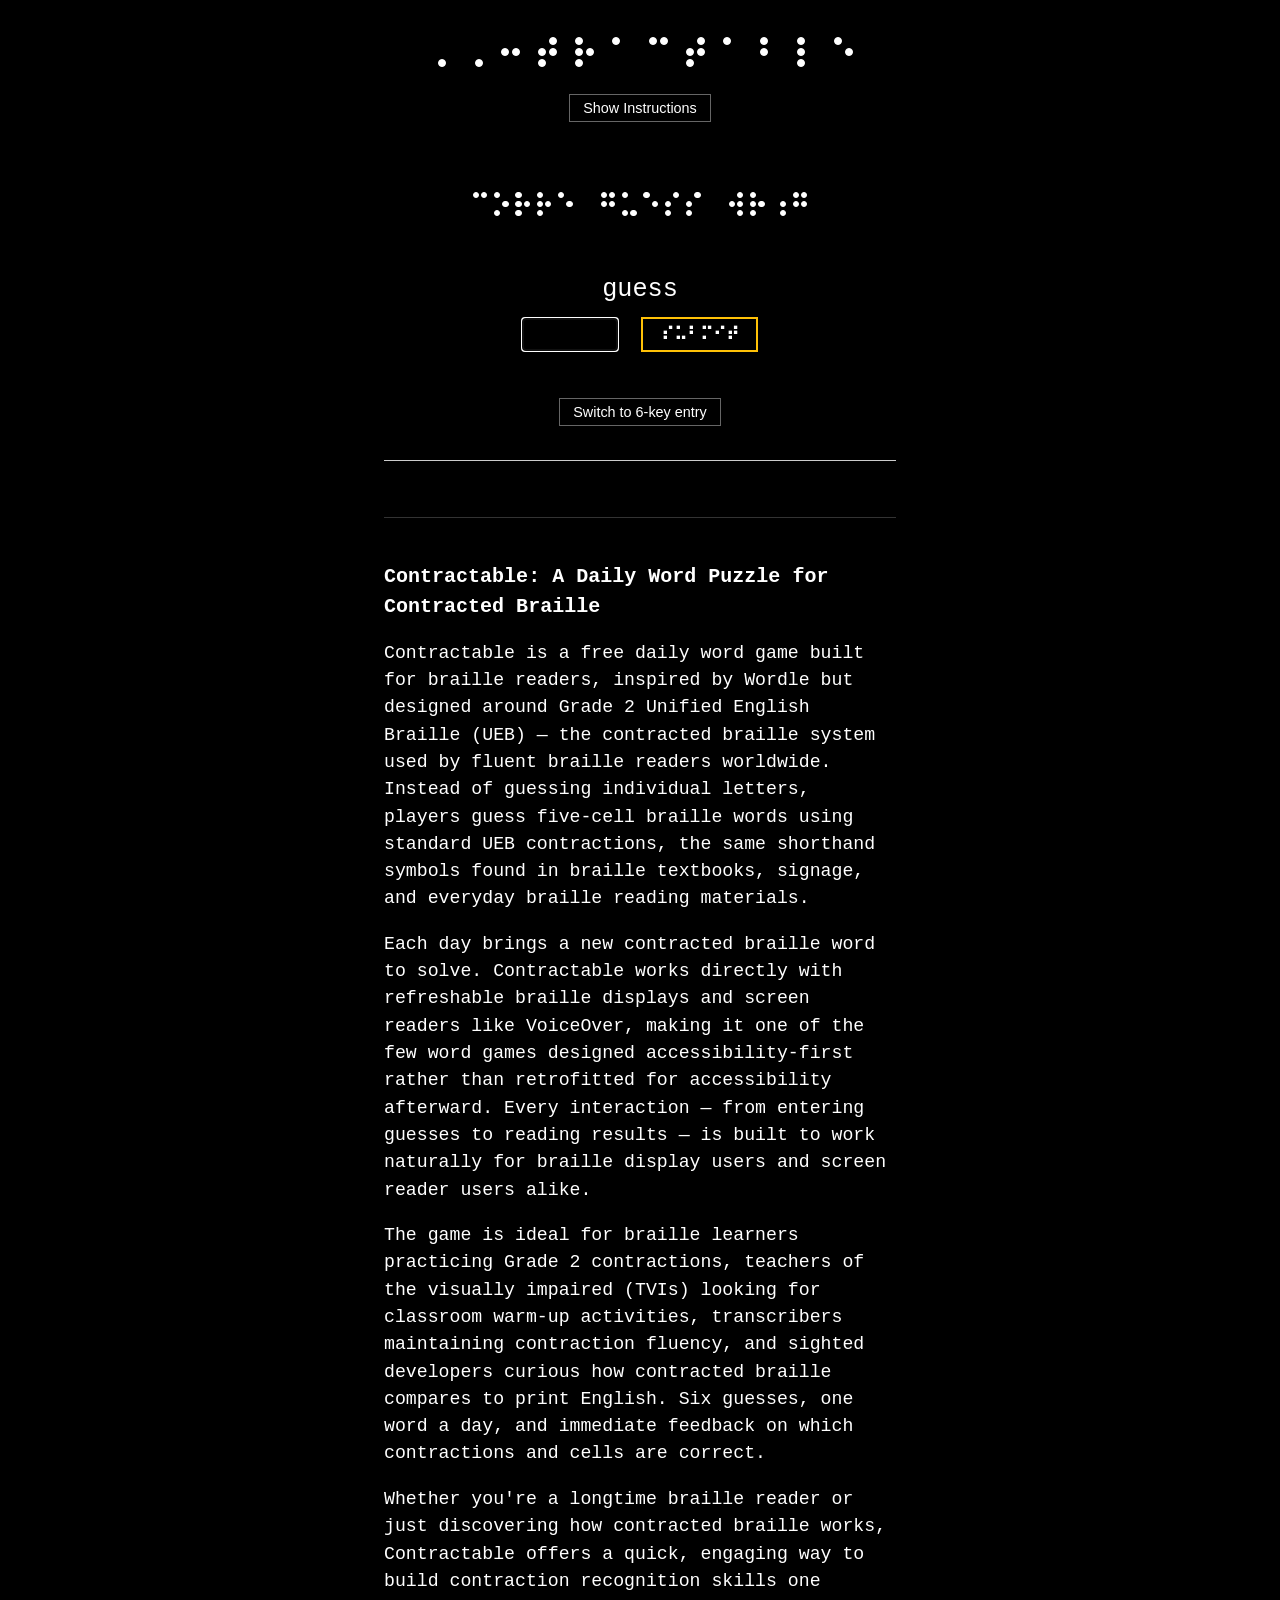
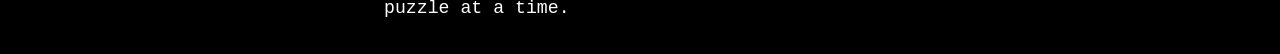
<file: v3/index.html>
<!DOCTYPE html>
<html lang="en">
<head>
  <meta charset="UTF-8" />
  <title>Contractable – A Daily Contracted Braille Word Game</title>
  <meta name="viewport" content="width=device-width, initial-scale=1" />
  <meta name="description" content="Contractable is a free daily word puzzle for Grade 2 UEB contracted braille. Wordle-style gameplay built for braille display and screen reader users." />
  <link rel="canonical" href="https://contractable.braillefirst.com/" />

  <meta property="og:type" content="website" />
  <meta property="og:title" content="Contractable – A Daily Contracted Braille Word Game" />
  <meta property="og:description" content="A free daily word puzzle for Grade 2 UEB contracted braille. Wordle-style gameplay built for braille display and screen reader users." />
  <meta property="og:url" content="https://contractable.braillefirst.com/" />
  <meta property="og:site_name" content="Contractable" />

  <meta name="twitter:card" content="summary" />
  <meta name="twitter:title" content="Contractable – A Daily Contracted Braille Word Game" />
  <meta name="twitter:description" content="A free daily word puzzle for Grade 2 UEB contracted braille. Wordle-style gameplay built for braille display and screen reader users." />
  <style>
    /*
      CONTRACTABLE BOARD GEOMETRY
      ---------------------------
      The game board uses 24 Braille character pitches as its horizontal
      design coordinate system.

      A pitch is 1/24 of the available board width. Every horizontal
      measurement is derived from that master pitch rather than from
      independent vw values. This keeps the Braille geometry proportional
      as the viewport changes.

      The board itself contains:
        1 pitch  row ID
        5 pitches CORRECT
        1 pitch  separator
        5 pitches GUESS
        1 pitch  separator
        5 pitches WRONG

      The CORRECT heading therefore spans the row ID + five Correct cells.
    */

    html {
      -webkit-text-size-adjust: 100%;
      text-size-adjust: 100%;
      box-sizing: border-box;
    }

    *, *::before, *::after {
      box-sizing: inherit;
    }

    body {
      font-family: "Apple Braille", "Courier New", monospace;
      background: #000000;
      color: #ffffff;
      margin: 0;
      padding: 1.5vh 3vw;
      width: 100%;
    }

    .app-container {
      width: 100%;
      max-width: 32rem;
      margin: 0 auto;
      font-size: clamp(1.3rem, 5vw, 1.75rem);
      text-align: center;
    }

    h1 {
      margin: 0.5em 0;
      font-size: 1.2em;
    }

    [hidden] {
      display: none !important;
    }

    #status {
      margin-top: 0.5em;
      white-space: pre;
      font-weight: bold;
      outline: none;
    }

    .suggest-link-btn {
      background: none;
      border: none;
      color: #FFC107;
      text-decoration: underline;
      font-family: sans-serif;
      font-weight: normal;
      font-size: 0.8em;
      white-space: normal;
      cursor: pointer;
      padding: 0;
      margin-left: 0.4em;
    }

    .suggest-link-btn:hover {
      color: #ffd54f;
    }

    .suggest-link-btn:disabled {
      color: #888888;
      text-decoration: none;
      cursor: default;
    }

    /* ================================================================
       MASTER BRAILLE PITCH SYSTEM
       ================================================================
       #game-board is declared as a CSS containment context (an
       inline-size container). That's the fix for the old geometry bug:
       "--pitch: calc(100% / 24)" looked like a single master value, but
       a percentage inside a custom property re-resolves against
       whatever element ends up using it — not against the element that
       defined it. So the same var(--pitch) was quietly computing a
       different number in a dot than it did in a row, depending on
       nesting depth. Container query units (cqw) don't have that
       problem: cqw always means "percent of the nearest container
       ancestor," full stop, no matter how deep the element using it is
       nested inside #game-board. One pitch, one true meaning,
       everywhere below.
    */

    #game-board {
      container-type: inline-size;

      /* One pitch = 1/24 of #game-board's own width. */
      --pitch: calc(100cqw / 24);

      /*
        Everything below is proportional to that single pitch, so
        resizing the board rescales the whole Braille geometry together
        instead of each piece drifting independently.
      */
      --dot-size: calc(var(--pitch) * 0.30);
      --dot-column-gap: calc(var(--pitch) * 0.10);
      --dot-row-gap: calc(var(--pitch) * 0.12);

      /* One complete Braille character pitch. */
      --cell-width: var(--pitch);
      --cell-height: calc(var(--cell-width) * 1.60);

      /* One pitch separates the three five-cell groups. */
      --group-gap: var(--pitch);

      /*
        First column = one row-ID pitch + five Correct-cell pitches.
        The remaining two columns are five cells each.
      */
      --word-column-width: calc(5 * var(--pitch));
      --correct-column-width: calc(var(--pitch) + var(--word-column-width));

      width: 100%;
      margin-top: 1em;
      display: flex;
      flex-direction: column;
      gap: 0.15em;
      padding: 0.1em 0;
      font-variant-numeric: tabular-nums;
      letter-spacing: 0;
    }

    .row {
      display: grid;
      grid-template-columns:
        var(--correct-column-width)
        var(--word-column-width)
        var(--word-column-width);
      column-gap: var(--group-gap);
      width: max-content;
      max-width: 100%;
      margin-left: auto;
      margin-right: auto;
      align-items: center;
      justify-content: center;
      outline: none;
    }

    .row {
      margin-bottom: 1vh;
    }

    .row-label {
      grid-column: 1;
      width: var(--pitch);
      min-width: var(--pitch);
      height: var(--cell-height);
      display: flex;
      align-items: center;
      justify-content: center;
      font-size: 0.6em;
      font-family: sans-serif;
      color: #999999;
    }

    /*
      Targeted by the semantic classes main.js already assigns
      (row-group-correct / row-group-guess / row-group-wrong) rather
      than :nth-of-type. row-label and the three .row-group spans are
      ALL <span> elements and direct siblings, so :nth-of-type counted
      them together and silently shifted every column assignment by
      one — row-group-correct ended up in the GUESS column, row-group-
      guess ended up in the WRONG column, and row-group-wrong had no
      matching rule at all. That mismatch, repeated on both #header and
      every guess row, was the main source of the visual mess. Class
      selectors don't depend on sibling order, so this can't recur even
      if the DOM structure shifts later.
    */
    .row-group {
      display: flex;
      width: var(--word-column-width);
      min-width: var(--word-column-width);
      gap: 0;
      justify-content: flex-start;
      flex-shrink: 0;
    }

    .row-group-correct {
      grid-column: 1;
      /* Shares column 1 with .row-label; this offset starts it right
         after the row-ID pitch instead of underneath it. */
      margin-left: var(--pitch);
    }

    .row-group-guess {
      grid-column: 2;
    }

    .row-group-wrong {
      grid-column: 3;
    }

    #controls {
      margin-top: 1.5em;
      width: 100%;
    }

    #guess-label {
      display: block;
      margin-bottom: 0.5em;
      font-size: 0.9em;
    }

    #guess-input {
      font-family: monospace;
      width: 10ch;
      font-size: 1rem;
      background: #000000;
      color: #ffffff;
      border: 0.08rem solid #ffffff;
      padding: 0.4em;
      vertical-align: middle;
    }

    #submit-btn,
    #sixkey-submit-btn,
    #suggest-submit-btn {
      font-family: sans-serif;
      background: #000000;
      color: #ffffff;
      border: 0.125rem solid #FFC107;
      padding: 0.3em 1em;
      font-weight: bold;
      cursor: pointer;
      font-size: 1rem;
    }

    #submit-btn {
      font-size: 1.1rem;
      vertical-align: middle;
      margin-left: 0.4rem;
    }

    #submit-btn:hover,
    #sixkey-submit-btn:hover,
    #suggest-submit-btn:hover {
      background: rgba(255, 193, 7, 0.15);
    }

    #post-game-suggest {
      margin-top: 2em;
      padding-top: 1em;
      border-top: 0.08rem solid #444444;
      width: 100%;
      text-align: center;
    }

    #suggest-heading {
      font-size: 1em;
      font-family: sans-serif;
      margin: 0 0 0.5em;
    }

    #suggest-label {
      display: block;
      font-size: 0.8em;
      font-family: sans-serif;
      color: #cccccc;
      margin-bottom: 0.5em;
    }

    #suggest-input {
      width: 100%;
      max-width: 28ch;
      font-family: monospace;
      font-size: 1rem;
      background: #000000;
      color: #ffffff;
      border: 0.08rem solid #ffffff;
      padding: 0.5em;
      resize: vertical;
    }

    #suggest-submit-btn {
      display: block;
      margin: 0.6em auto 0;
    }

    #suggest-submit-btn:disabled {
      opacity: 0.6;
      cursor: default;
    }

    #suggest-feedback {
      margin-top: 0.6em;
      font-size: 0.8em;
      font-family: sans-serif;
      color: #FFC107;
      min-height: 1em;
    }

    #suggest-feedback.error {
      color: #ff4d4d;
      font-weight: bold;
    }

    #debug-log {
      margin-top: 2em;
      font-size: 0.6em;
      color: #ff4d4d;
      border-top: 0.08rem solid #ccc;
      padding-top: 0.65rem;
      font-family: monospace;
      width: 100%;
    }

    .sr-only {
      position: absolute;
      width: 1px;
      height: 1px;
      padding: 0;
      margin: -1px;
      overflow: hidden;
      clip: rect(0, 0, 0, 0);
      white-space: nowrap;
      border: 0;
    }

    #mode-toggle-wrap {
      margin-top: 1.5em;
    }

    #mode-toggle-btn {
      font-family: sans-serif;
      background: #000000;
      color: #ffffff;
      border: 0.1rem solid #666666;
      padding: 0.35em 0.9em;
      cursor: pointer;
      font-size: 0.9rem;
    }

    #mode-toggle-btn:hover {
      border-color: #999999;
    }

    #instructions-toggle-wrap {
      margin: 0.3em 0 1em;
    }

    #instructions-btn {
      font-family: sans-serif;
      background: #000000;
      color: #ffffff;
      border: 0.1rem solid #666666;
      padding: 0.35em 0.9em;
      cursor: pointer;
      font-size: 0.9rem;
    }

    #instructions-btn:hover {
      border-color: #999999;
    }

    #instructions-panel {
      text-align: left;
      font-family: sans-serif;
      font-size: 0.8em;
      line-height: 1.4;
      color: #dddddd;
      background: rgba(255, 255, 255, 0.03);
      border: 0.08rem solid #444444;
      padding: 0.8em 1em;
      margin: 0.6em 0 1.2em;
    }

    #instructions-panel p {
      margin: 0 0 0.7em;
    }

    #instructions-panel p:last-child {
      margin-bottom: 0;
    }

    /* ================================================================
       BRAILLE CELL
       ================================================================ */

    .cell {
      display: grid;
      grid-template-columns: repeat(2, var(--dot-size));
      grid-template-rows: repeat(3, var(--dot-size));
      column-gap: var(--dot-column-gap);
      row-gap: var(--dot-row-gap);
      grid-template-areas:
        "d1 d4"
        "d2 d5"
        "d3 d6";
      width: var(--cell-width);
      min-width: var(--cell-width);
      height: var(--cell-height);
      align-content: center;
      justify-content: center;
      flex: 0 0 var(--cell-width);
    }

    .cell.current-cell {
      outline: 0.15em solid #FFC107;
      outline-offset: 0.1em;
    }

    .dot {
      width: var(--dot-size);
      height: var(--dot-size);
      border-radius: 50%;
      background: #8b0000;
      border: 1px solid #8b0000;
      box-sizing: border-box;
      -webkit-tap-highlight-color: transparent;
      touch-action: manipulation;
    }

    .cell.tappable .dot {
      cursor: pointer;
    }

    .dot.on {
      background: #ffffff;
      border-color: #ffffff;
    }

    .dot-label {
      background: transparent;
      border-color: transparent;
    }

    .dot-label.on {
      background: #ffffff;
      border-color: #ffffff;
    }

    .dot.dot-1 { grid-area: d1; }
    .dot.dot-2 { grid-area: d2; }
    .dot.dot-3 { grid-area: d3; }
    .dot.dot-4 { grid-area: d4; }
    .dot.dot-5 { grid-area: d5; }
    .dot.dot-6 { grid-area: d6; }

    /* ================================================================
       HEADING
       ================================================================ */

    #heading-cells {
      display: inline-flex;
      justify-content: center;
      align-items: center;
      gap: 0.3em;
      vertical-align: middle;
    }

    #heading-cells .cell {
      width: 0.8em;
      min-width: 0.8em;
      height: 1.28em;
      grid-template-columns: repeat(2, 0.24em);
      grid-template-rows: repeat(3, 0.24em);
      column-gap: 0.08em;
      row-gap: 0.09em;
    }

    #heading-cells .dot {
      width: 0.24em;
      height: 0.24em;
      border-width: 0.05em;
    }

    /* ================================================================
       SIX-KEY ENTRY
       ================================================================ */

    #sixkey-controls {
      margin-top: 1.5em;
      width: 100%;
    }

    #sixkey-cells {
      display: flex;
      justify-content: space-between;
      align-items: center;
      gap: 1vw;
      width: 100%;
      padding: 0.4em 0;
    }

    #sixkey-cells:focus {
      outline: 0.12em dashed #FFC107;
      outline-offset: 0.2em;
    }

    #sixkey-cells .cell {
      width: auto;
      min-width: 0;
      height: auto;
      flex: 1 1 0;
      padding: 0.08em;
      border-radius: 0.3em;
      grid-template-columns: repeat(2, 1fr);
      grid-template-rows: repeat(3, 1fr);
      column-gap: 1vw;
      row-gap: 1vw;
    }

    #sixkey-cells .dot {
      width: 100%;
      height: auto;
      aspect-ratio: 1 / 1;
      border: 0.09em solid #ffffff;
    }

    #sixkey-actions {
      margin-top: 1em;
      display: flex;
      justify-content: center;
      gap: 0.6em;
    }

    #sixkey-clear-btn {
      font-family: sans-serif;
      background: #000000;
      color: #ffffff;
      border: 0.125rem solid #666666;
      padding: 0.3em 1em;
      font-weight: normal;
      cursor: pointer;
      font-size: 1rem;
    }

    #sixkey-clear-btn:hover {
      border-color: #999999;
    }

    #sixkey-clear-btn:disabled,
    #sixkey-submit-btn:disabled {
      opacity: 0.5;
      cursor: default;
    }

    /* ABOUT / SEO TEXT BLOCK
       ======================================================================
       Visible static text for search engines and sighted visitors, describing
       the game. Left-aligned (overriding .app-container's centered text) since
       centered paragraph text is harder to read than centered short UI labels.
    */
    #about {
      margin-top: 2.5em;
      padding-top: 1.5em;
      border-top: 0.08rem solid #333;
      text-align: left;
      font-family: "Courier New", monospace;
      font-size: 0.65em;
      line-height: 1.5;
    }

    #about h2 {
      font-size: 1.1em;
      margin-bottom: 0.6em;
    }
  </style>
</head>

<body>
  <div class="app-container">

    <h1
      aria-label="CONTRACTABLE"
      aria-braillelabel="⠠⠠⠒⠞⠗⠁⠉⠞⠁⠃⠇⠑"
    >
      <span id="heading-cells" aria-hidden="true"></span>
    </h1>

    <div id="instructions-toggle-wrap">
      <button
        id="instructions-btn"
        type="button"
        aria-expanded="false"
        aria-controls="instructions-panel"
      >Show Instructions</button>
    </div>

    <section id="instructions-panel" hidden aria-labelledby="instructions-btn">
      <p>
        Guess the daily Braille word in six tries. Enter a Braille word with
        the correct number of cells, then use the feedback from each guess to
        solve the puzzle. After every guess, only the correct dots in the
        correct positions remain, while incorrect dots disappear. Correct
        dots accumulate with each attempt, helping you uncover the answer.
      </p>
      <p><strong>Think in Braille dots&mdash;not letters.</strong></p>
    </section>

    <div id="game-board" aria-live="polite">
      <div
        id="header"
        class="row"
        role="text"
        aria-label="correct, guess, wrong"
        aria-braillelabel="⠉⠕⠗⠗⠑⠉⠞⠀⠛⠥⠑⠎⠎⠀⠺⠗⠰⠛"
      ></div>
    </div>

    <div id="status" tabindex="-1" hidden></div>

    <div id="controls">
      <label id="guess-label" for="guess-input" aria-hidden="true">⠛⠥⠑⠎⠎</label>

      <input
        id="guess-input"
        type="text"
        aria-label="guess"
        aria-braillelabel="⠛⠥⠑⠎⠎"
        autocomplete="off"
        autocapitalize="off"
        spellcheck="false"
      />

      <button
        id="submit-btn"
        aria-label="submit"
        aria-braillelabel="⠎⠥⠃⠍⠊⠞"
      >⠎⠥⠃⠍⠊⠞</button>
    </div>

    <div id="mode-toggle-wrap">
      <button id="mode-toggle-btn" type="button">Switch to 6-key entry</button>
    </div>

    <div id="sixkey-controls" hidden>
      <div
        id="sixkey-cells"
        role="group"
        aria-label="Six key braille entry, five cells. Hold S D F and J K L together to set dots, release to commit a cell. Tap or click dots directly. Arrow keys or Tab move between cells."
        tabindex="0"
      >
        <span class="cell tappable" data-cell="0">
          <span class="dot dot-1" data-cell="0" data-dot="1"></span>
          <span class="dot dot-2" data-cell="0" data-dot="2"></span>
          <span class="dot dot-3" data-cell="0" data-dot="3"></span>
          <span class="dot dot-4" data-cell="0" data-dot="4"></span>
          <span class="dot dot-5" data-cell="0" data-dot="5"></span>
          <span class="dot dot-6" data-cell="0" data-dot="6"></span>
        </span>

        <span class="cell tappable" data-cell="1">
          <span class="dot dot-1" data-cell="1" data-dot="1"></span>
          <span class="dot dot-2" data-cell="1" data-dot="2"></span>
          <span class="dot dot-3" data-cell="1" data-dot="3"></span>
          <span class="dot dot-4" data-cell="1" data-dot="4"></span>
          <span class="dot dot-5" data-cell="1" data-dot="5"></span>
          <span class="dot dot-6" data-cell="1" data-dot="6"></span>
        </span>

        <span class="cell tappable" data-cell="2">
          <span class="dot dot-1" data-cell="2" data-dot="1"></span>
          <span class="dot dot-2" data-cell="2" data-dot="2"></span>
          <span class="dot dot-3" data-cell="2" data-dot="3"></span>
          <span class="dot dot-4" data-cell="2" data-dot="4"></span>
          <span class="dot dot-5" data-cell="2" data-dot="5"></span>
          <span class="dot dot-6" data-cell="2" data-dot="6"></span>
        </span>

        <span class="cell tappable" data-cell="3">
          <span class="dot dot-1" data-cell="3" data-dot="1"></span>
          <span class="dot dot-2" data-cell="3" data-dot="2"></span>
          <span class="dot dot-3" data-cell="3" data-dot="3"></span>
          <span class="dot dot-4" data-cell="3" data-dot="4"></span>
          <span class="dot dot-5" data-cell="3" data-dot="5"></span>
          <span class="dot dot-6" data-cell="3" data-dot="6"></span>
        </span>

        <span class="cell tappable" data-cell="4">
          <span class="dot dot-1" data-cell="4" data-dot="1"></span>
          <span class="dot dot-2" data-cell="4" data-dot="2"></span>
          <span class="dot dot-3" data-cell="4" data-dot="3"></span>
          <span class="dot dot-4" data-cell="4" data-dot="4"></span>
          <span class="dot dot-5" data-cell="4" data-dot="5"></span>
          <span class="dot dot-6" data-cell="4" data-dot="6"></span>
        </span>
      </div>

      <div id="sixkey-live" class="sr-only" aria-live="polite"></div>

      <div id="sixkey-actions">
        <button id="sixkey-clear-btn" type="button">clear</button>
        <button id="sixkey-submit-btn" type="button">submit</button>
      </div>
    </div>

    <div id="post-game-suggest" hidden>
      <h2 id="suggest-heading">Suggest words for the game</h2>

      <label id="suggest-label" for="suggest-input">
        One or more words, separated by spaces or line breaks. Each is checked
        against Grade 2 UEB braille translation and only sent if it comes out
        to exactly 5 cells.
      </label>

      <textarea
        id="suggest-input"
        rows="4"
        placeholder="e.g. planet roughly spiritual"
        aria-label="Suggest words for the game"
        autocapitalize="off"
        spellcheck="false"
      ></textarea>

      <button id="suggest-submit-btn" type="button">Send suggestions</button>

      <div id="suggest-feedback" role="status" aria-live="polite"></div>
    </div>

    <div id="debug-log" role="log" aria-live="polite" aria-label="Diagnostics"></div>

    <section id="about">
      <h2>Contractable: A Daily Word Puzzle for Contracted Braille</h2>
      <p>Contractable is a free daily word game built for braille readers, inspired by Wordle but designed around Grade 2 Unified English Braille (UEB) — the contracted braille system used by fluent braille readers worldwide. Instead of guessing individual letters, players guess five-cell braille words using standard UEB contractions, the same shorthand symbols found in braille textbooks, signage, and everyday braille reading materials.</p>
      <p>Each day brings a new contracted braille word to solve. Contractable works directly with refreshable braille displays and screen readers like VoiceOver, making it one of the few word games designed accessibility-first rather than retrofitted for accessibility afterward. Every interaction — from entering guesses to reading results — is built to work naturally for braille display users and screen reader users alike.</p>
      <p>The game is ideal for braille learners practicing Grade 2 contractions, teachers of the visually impaired (TVIs) looking for classroom warm-up activities, transcribers maintaining contraction fluency, and sighted developers curious how contracted braille compares to print English. Six guesses, one word a day, and immediate feedback on which contractions and cells are correct.</p>
      <p>Whether you're a longtime braille reader or just discovering how contracted braille works, Contractable offers a quick, engaging way to build contraction recognition skills one puzzle at a time.</p>
    </section>
  </div>

  <script src="main.js"></script>
</body>
</html>
</file>
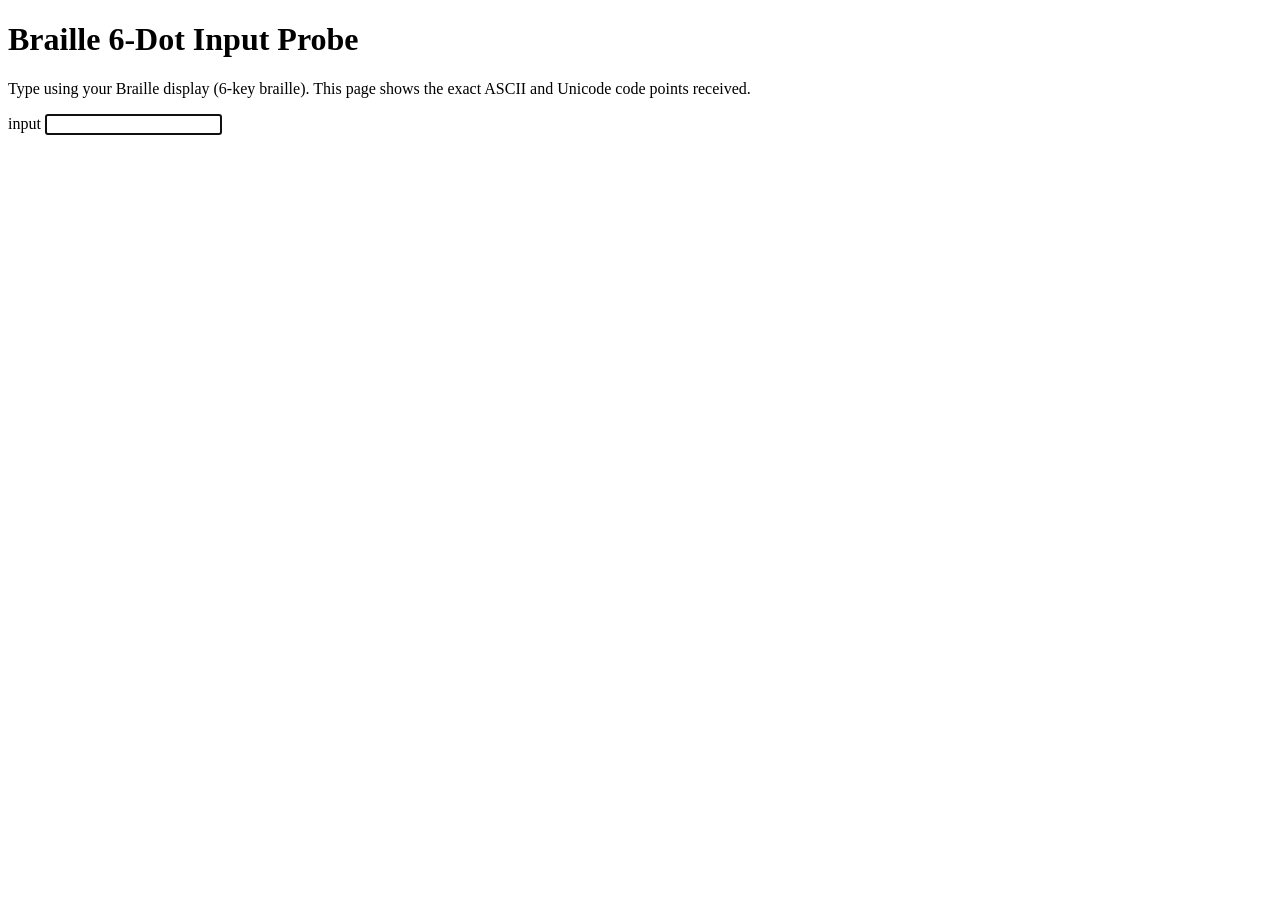
<file: 6dotBrailleProbe.html>
<!DOCTYPE html>
<html lang="en">
<head>
  <meta charset="UTF-8">
  <title>Braille 6-Dot Input Probe</title>
  <meta name="viewport" content="width=device-width, initial-scale=1">
</head>

<body>
  <h1>Braille 6-Dot Input Probe</h1>

  <p>
    Type using your Braille display (6-key braille).  
    This page shows the exact ASCII and Unicode code points received.
  </p>

  <label for="input">input</label>
  <input
    id="input"
    type="text"
    autocomplete="off"
    autocapitalize="off"
    spellcheck="false"
  />

  <pre id="output"></pre>

  <script>
    const input = document.getElementById("input");
    const output = document.getElementById("output");

    function inspect(str) {
      if (!str) {
        output.textContent = "";
        return;
      }

      const lines = [...str].map((ch, i) => {
        const cp = "U+" + ch.codePointAt(0).toString(16).toUpperCase();
        return `index ${i}: '${ch}' ${cp}`;
      });

      output.textContent = lines.join("\n");
    }

    input.addEventListener("input", () => {
      inspect(input.value);
    });

    input.focus();
  </script>
</body>
</html>
</file>
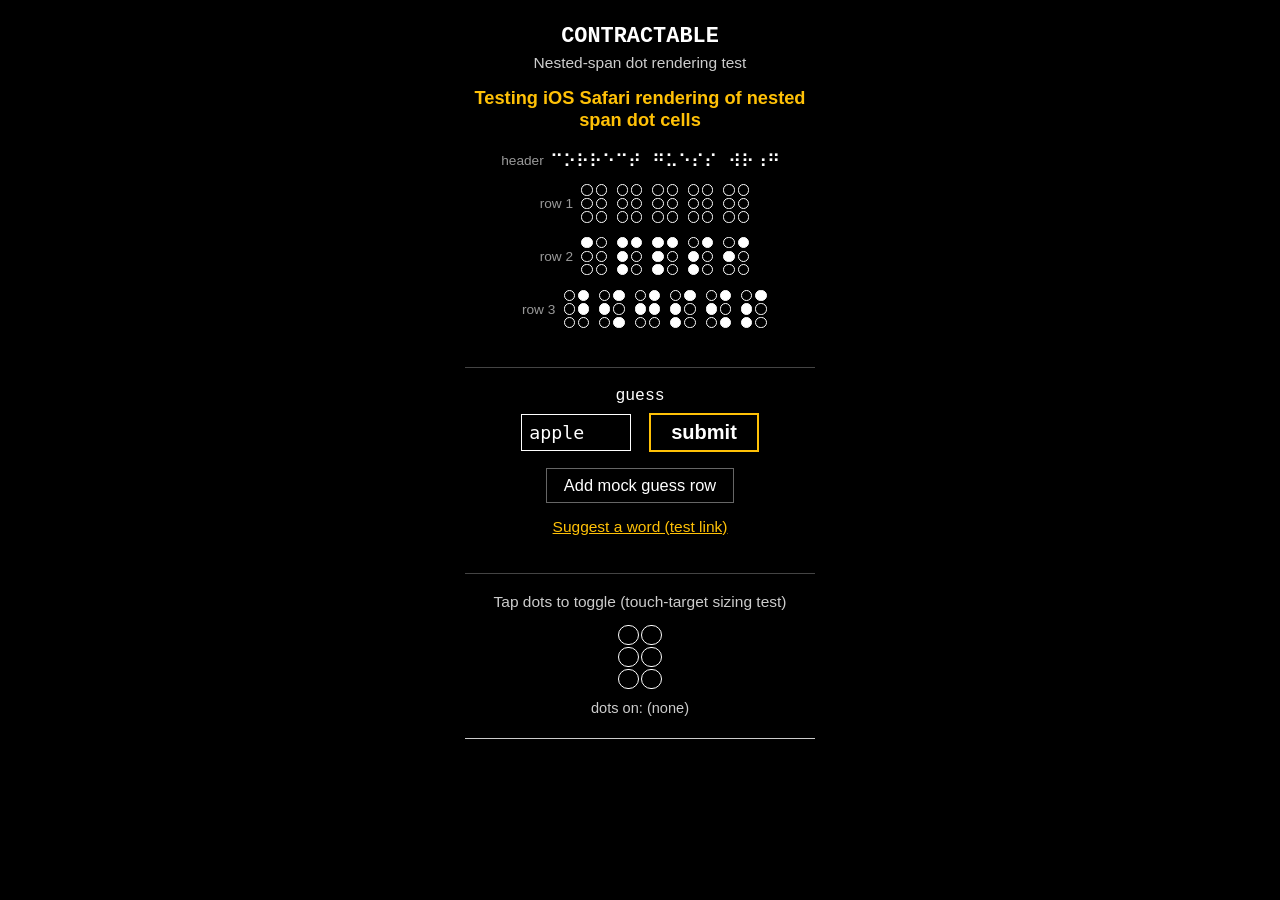
<file: nested-span-test.html>
<!DOCTYPE html>
<html lang="en">
<head>
<meta charset="UTF-8" />
<title>Contractable -- Nested Span Test</title>
<meta name="viewport" content="width=device-width, initial-scale=1" />
<style>
  html {
    -webkit-text-size-adjust: 100%;
    text-size-adjust: 100%;
    font-size: calc(0.9rem + 0.3vw);
    box-sizing: border-box;
  }
  *, *:before, *:after { box-sizing: inherit; }

  body {
    font-family: "Courier New", monospace;
    padding: 1.5vh 3vw;
    background-color: #000000;
    color: #ffffff;
    margin: 0;
    width: 100%;
  }

  .app-container {
    width: 100%;
    max-width: 32ch;
    margin: 0 auto;
    text-align: center;
  }

  h1 { margin-top: 0.5em; margin-bottom: 0.2em; font-size: 1.2em; }
  h2 { font-size: 0.85em; font-family: sans-serif; color: #cccccc; margin: 0 0 1em; font-weight: normal; }

  [hidden] { display: none !important; }

  #status {
    margin-top: 0.5em;
    font-weight: bold;
    font-family: sans-serif;
    color: #FFC107;
  }

  /* ── GAME BOARD ─────────────────────────────────────────── */
  #game-board {
    margin-top: 1em;
    display: flex;
    flex-direction: column;
    gap: 0.6em;
    width: 100%;
  }

  .row {
    outline: none;
    display: flex;
    justify-content: center;
    align-items: center;
    gap: 0.35em;
    flex-wrap: nowrap;
  }

  .row-visual {
    display: flex;
    align-items: center;
    gap: 0.35em;
  }

  /* One braille cell: 2 cols x 3 rows of dots, standard numbering
     1 4
     2 5
     3 6
  */
  .cell {
    display: grid;
    grid-template-columns: repeat(2, 1fr);
    grid-template-rows: repeat(3, 1fr);
    grid-template-areas:
      "d1 d4"
      "d2 d5"
      "d3 d6";
    gap: 0.12em 0.16em;
    padding: 0.1em;
  }

  .dot {
    width: 0.62em;
    height: 0.62em;
    border-radius: 50%;
    background-color: #000000;
    border: 0.09em solid #ffffff;
    box-sizing: border-box;
    -webkit-tap-highlight-color: transparent;
    touch-action: manipulation;
  }

  .dot.on {
    background-color: #ffffff;
    border-color: #ffffff;
  }

  .dot.dot-1 { grid-area: d1; }
  .dot.dot-2 { grid-area: d2; }
  .dot.dot-3 { grid-area: d3; }
  .dot.dot-4 { grid-area: d4; }
  .dot.dot-5 { grid-area: d5; }
  .dot.dot-6 { grid-area: d6; }

  /* interactive variant used in the tappable test row */
  .cell.tappable .dot {
    cursor: pointer;
    width: 1.1em;
    height: 1.1em;
  }

  .row-label {
    font-size: 0.75em;
    color: #999999;
    font-family: sans-serif;
    width: 3.2em;
    flex-shrink: 0;
    text-align: right;
  }

  /* ── CONTROLS ───────────────────────────────────────────── */
  #controls {
    margin-top: 2em;
    width: 100%;
    padding-top: 1em;
    border-top: 0.08rem solid #444444;
  }

  #guess-label { display: block; margin-bottom: 0.5em; font-size: 0.9em; }

  #guess-input {
    font-family: monospace;
    width: 10ch;
    font-size: 1rem;
    background-color: #000000;
    color: #ffffff;
    border: 0.08rem solid #ffffff;
    padding: 0.4em;
    vertical-align: middle;
  }

  #submit-btn {
    font-family: sans-serif;
    background-color: #000000;
    color: #ffffff;
    border: 0.125rem solid #FFC107;
    padding: 0.3em 1em;
    font-weight: bold;
    cursor: pointer;
    font-size: 1.1rem;
    vertical-align: middle;
    margin-left: 0.4rem;
  }
  #submit-btn:hover { background-color: rgba(255, 193, 7, 0.15); }

  #add-row-btn {
    display: block;
    margin: 1em auto 0;
    font-family: sans-serif;
    background-color: #000000;
    color: #ffffff;
    border: 0.1rem solid #666666;
    padding: 0.4em 1em;
    cursor: pointer;
    font-size: 0.9rem;
  }

  .test-link {
    display: inline-block;
    margin-top: 1em;
    color: #FFC107;
    font-family: sans-serif;
    font-size: 0.85em;
  }

  #tap-section {
    margin-top: 2em;
    padding-top: 1em;
    border-top: 0.08rem solid #444444;
  }
  #tap-section h2 { margin-bottom: 0.8em; }

  #debug-log {
    margin-top: 2em;
    font-size: 0.6em;
    color: #ff4d4d;
    border-top: 0.08rem solid #ccc;
    padding-top: 0.65rem;
    font-family: monospace;
    width: 100%;
    white-space: pre-wrap;
    text-align: left;
  }
</style>
</head>
<body>

<div class="app-container">

  <h1 aria-label="CONTRACTABLE" aria-braillelabel="⠠⠠⠒⠞⠗⠁⠉⠞⠁⠃⠇⠑">
    <span aria-hidden="true">CONTRACTABLE</span>
  </h1>
  <h2>Nested-span dot rendering test</h2>

  <div id="status">Testing iOS Safari rendering of nested span dot cells</div>

  <!-- ── MOCK GAME BOARD: rows built the same way v2 will render them ── -->
  <div id="game-board" aria-live="polite">

    <div class="row" role="text"
         aria-label="header"
         aria-braillelabel="⠉⠕⠗⠗⠑⠉⠞⠀⠛⠥⠑⠎⠎⠀⠺⠗⠰⠛">
      <span class="row-label" aria-hidden="true">header</span>
      <span aria-hidden="true" style="font-family:'Apple Braille','Courier New',monospace;">⠉⠕⠗⠗⠑⠉⠞ ⠛⠥⠑⠎⠎ ⠺⠗⠰⠛</span>
    </div>

    <!-- Guess row 1: all dots off (empty word) -->
    <div class="row" tabindex="-1"
         aria-label="Row 1"
         aria-braillelabel="⠀⠀⠀⠀⠀">
      <span class="row-label" aria-hidden="true">row 1</span>
      <span class="row-visual" aria-hidden="true" id="row1"></span>
    </div>

    <!-- Guess row 2: "apple" braille pattern, all dots on for visibility test -->
    <div class="row" tabindex="-1"
         aria-label="Row 2"
         aria-braillelabel="⠁⠏⠏⠇⠑">
      <span class="row-label" aria-hidden="true">row 2</span>
      <span class="row-visual" aria-hidden="true" id="row2"></span>
    </div>

    <!-- Guess row 3: mixed pattern -->
    <div class="row" tabindex="-1"
         aria-label="Row 3"
         aria-braillelabel="⠉⠕⠝⠞⠗⠕⠇">
      <span class="row-label" aria-hidden="true">row 3</span>
      <span class="row-visual" aria-hidden="true" id="row3"></span>
    </div>

  </div>

  <!-- ── Simulated guess input + submit ── -->
  <div id="controls">
    <label id="guess-label" for="guess-input" aria-hidden="true">guess</label>
    <input
      id="guess-input"
      type="text"
      aria-label="guess"
      autocomplete="off"
      autocapitalize="off"
      spellcheck="false"
      value="apple" />
    <button id="submit-btn">submit</button>

    <button id="add-row-btn" type="button">Add mock guess row</button>

    <a href="#" class="test-link" id="mock-link">Suggest a word (test link)</a>
  </div>

  <!-- ── Live tappable dot grid: tests touch reliability on iOS ── -->
  <div id="tap-section">
    <h2>Tap dots to toggle (touch-target sizing test)</h2>
    <div class="row" style="justify-content:center;">
      <span class="cell tappable" id="tap-cell" aria-hidden="true">
        <span class="dot dot-1" data-dot="1"></span>
        <span class="dot dot-2" data-dot="2"></span>
        <span class="dot dot-3" data-dot="3"></span>
        <span class="dot dot-4" data-dot="4"></span>
        <span class="dot dot-5" data-dot="5"></span>
        <span class="dot dot-6" data-dot="6"></span>
      </span>
    </div>
    <div id="tap-readout" style="margin-top:0.6em; font-family:sans-serif; font-size:0.8em; color:#cccccc;">
      dots on: (none)
    </div>
  </div>

  <div id="debug-log"></div>

</div>

<script>
"use strict";

function mobileLog(msg) {
  const log = document.getElementById("debug-log");
  if (log) log.textContent += msg + "\n";
  console.error(msg);
}

// bitmask strings: 8 chars, dots 1-6 use positions 0-5 (matches brlunicode-mapping.json convention)
function buildCell(bitmaskStr) {
  const cell = document.createElement("span");
  cell.className = "cell";
  for (let i = 1; i <= 6; i++) {
    const dot = document.createElement("span");
    dot.className = "dot dot-" + i;
    if (bitmaskStr[i - 1] === "1") dot.classList.add("on");
    cell.appendChild(dot);
  }
  return cell;
}

function renderMockRow(containerId, bitmasks) {
  const container = document.getElementById(containerId);
  if (!container) return;
  bitmasks.forEach(bm => container.appendChild(buildCell(bm)));
}

try {
  // Row 1: empty (all dots off) -- 5 cells
  renderMockRow("row1", ["00000000","00000000","00000000","00000000","00000000"]);

  // Row 2: "apple" = a p p l e -> 100000 111100 111100 011100 010000 (dots 1-6 only, padded to 8)
  renderMockRow("row2", ["10000000","11110000","11110000","01110000","01010000"]);

  // Row 3: "contro" mixed pattern (arbitrary, just needs varied on/off dots)
  renderMockRow("row3", ["00011000","01010100","01011000","01110000","01010100","01110000"]);

  // Tappable dot grid
  const tapCell = document.getElementById("tap-cell");
  const readout = document.getElementById("tap-readout");
  tapCell.querySelectorAll(".dot").forEach(dot => {
    dot.addEventListener("click", () => {
      dot.classList.toggle("on");
      const onDots = Array.from(tapCell.querySelectorAll(".dot.on"))
        .map(d => d.dataset.dot);
      readout.textContent = "dots on: " + (onDots.length ? onDots.join(", ") : "(none)");
    });
  });

  document.getElementById("add-row-btn").addEventListener("click", () => {
    const board = document.getElementById("game-board");
    const row = document.createElement("div");
    row.className = "row";
    row.tabIndex = -1;
    row.setAttribute("aria-label", "Added row");
    row.setAttribute("aria-braillelabel", "⠞⠑⠌⠞");
    const label = document.createElement("span");
    label.className = "row-label";
    label.setAttribute("aria-hidden", "true");
    label.textContent = "new";
    const visual = document.createElement("span");
    visual.className = "row-visual";
    visual.setAttribute("aria-hidden", "true");
    row.appendChild(label);
    row.appendChild(visual);
    board.appendChild(row);
    ["01100000","01000100","01101100","00010100","01101100","01110000"].forEach(bm => {
      visual.appendChild(buildCell(bm));
    });
    row.scrollIntoView({ behavior: "smooth", block: "center" });
  });

  document.getElementById("submit-btn").addEventListener("click", () => {
    const val = document.getElementById("guess-input").value;
    mobileLog("Mock submit fired with value: " + val);
  });

  document.getElementById("mock-link").addEventListener("click", (e) => {
    e.preventDefault();
    mobileLog("Mock link tapped.");
  });
} catch (e) {
  mobileLog("Test script error: " + e.message);
}
</script>
</body>
</html>
</file>
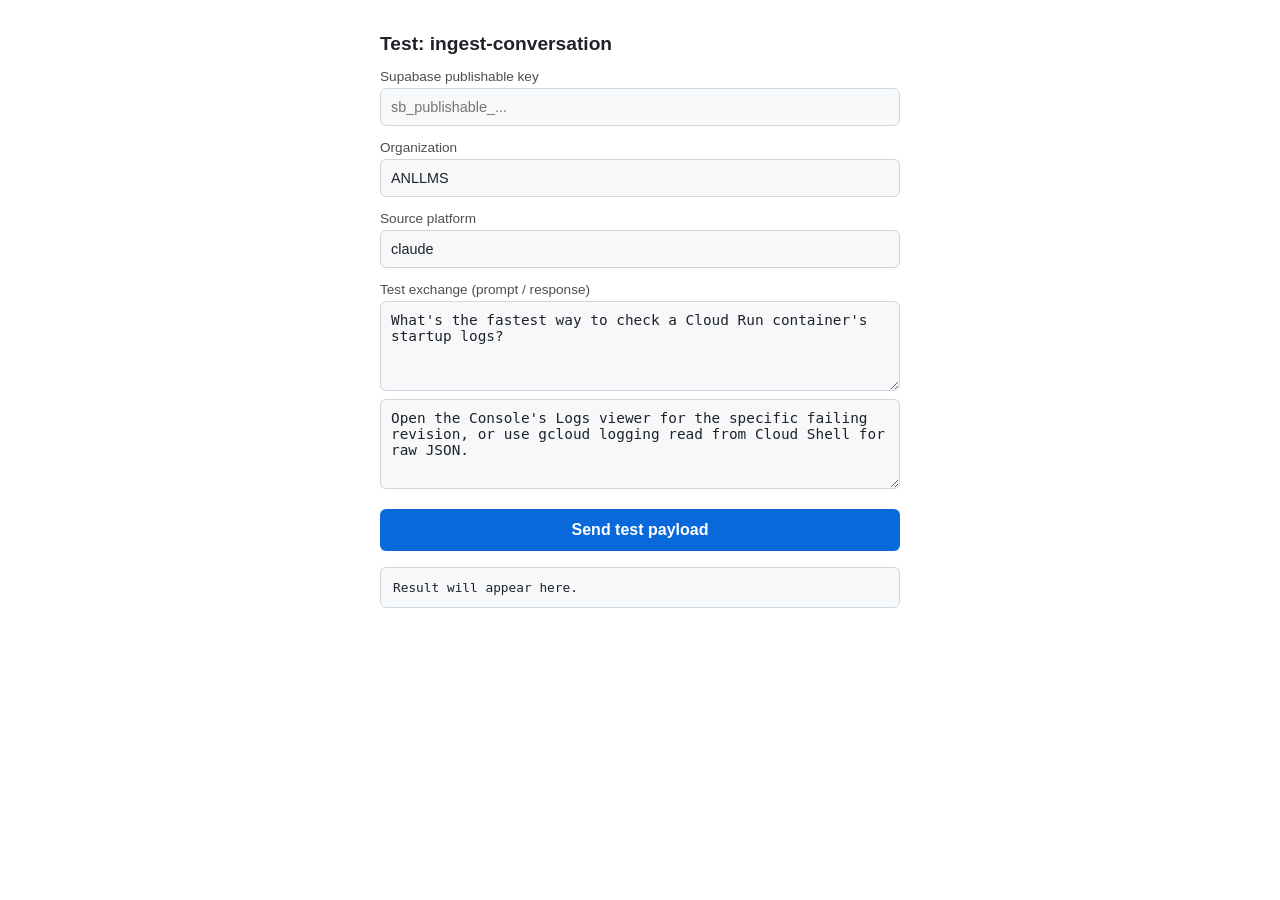
<file: test-ingest.html>
<!DOCTYPE html>
<html lang="en">
<head>
<meta charset="UTF-8">
<meta name="viewport" content="width=device-width, initial-scale=1, viewport-fit=cover">
<title>Test: ingest-conversation</title>
<style>
  :root {
    --bg: #0d1117; --panel: #161b22; --text: #e6edf3; --accent: #58a6ff; --border: #30363d;
  }
  @media (prefers-color-scheme: light) {
    :root:not([data-theme="dark"]) { --bg: #ffffff; --panel: #f6f8fa; --text: #1f2328; --accent: #0969da; --border: #d0d7de; }
  }
  * { box-sizing: border-box; }
  html, body { height: 100%; margin: 0; background: var(--bg); color: var(--text);
    font-family: -apple-system, BlinkMacSystemFont, "Segoe UI", sans-serif;
    padding-top: env(safe-area-inset-top, 0px); padding-bottom: env(safe-area-inset-bottom, 0px); }
  .wrap { max-width: 560px; margin: 0 auto; padding: 20px; }
  h1 { font-size: 1.2rem; }
  label { display: block; margin-top: 14px; font-size: 0.85rem; opacity: 0.8; }
  input, textarea { width: 100%; margin-top: 4px; padding: 10px; border-radius: 6px;
    border: 1px solid var(--border); background: var(--panel); color: var(--text); font-size: 0.9rem; }
  textarea { min-height: 90px; font-family: monospace; }
  button { margin-top: 16px; width: 100%; padding: 12px; border: none; border-radius: 6px;
    background: var(--accent); color: white; font-size: 1rem; font-weight: 600; }
  pre { white-space: pre-wrap; word-break: break-word; background: var(--panel);
    border: 1px solid var(--border); border-radius: 6px; padding: 12px; margin-top: 16px; font-size: 0.8rem; }
</style>
</head>
<body>
<div class="wrap">
  <h1>Test: ingest-conversation</h1>
  <label>Supabase publishable key</label>
  <input id="anonKey" type="text" placeholder="sb_publishable_...">

  <label>Organization</label>
  <input id="org" type="text" value="ANLLMS">

  <label>Source platform</label>
  <input id="platform" type="text" value="claude">

  <label>Test exchange (prompt / response)</label>
  <textarea id="prompt">What's the fastest way to check a Cloud Run container's startup logs?</textarea>
  <textarea id="response">Open the Console's Logs viewer for the specific failing revision, or use gcloud logging read from Cloud Shell for raw JSON.</textarea>

  <button onclick="sendTest()">Send test payload</button>
  <pre id="out">Result will appear here.</pre>
</div>
<script>
async function sendTest() {
  const out = document.getElementById('out');
  out.textContent = 'Sending...';
  const anonKey = document.getElementById('anonKey').value.trim();
  const payload = {
    organization: document.getElementById('org').value.trim(),
    source_platform: document.getElementById('platform').value.trim(),
    title: 'Test ingestion',
    exchanges: [{
      prompt: document.getElementById('prompt').value,
      response: document.getElementById('response').value
    }]
  };
  try {
    const res = await fetch('https://tppvzqtcfbyoncllukof.supabase.co/functions/v1/ingest-conversation', {
      method: 'POST',
      headers: {
        'Content-Type': 'application/json',
        'apikey': anonKey
      },
      body: JSON.stringify(payload)
    });
    const text = await res.text();
    out.textContent = 'Status: ' + res.status + '\n\n' + text;
  } catch (err) {
    out.textContent = 'Request failed: ' + err.message;
  }
}
</script>
</body>
</html>
</file>
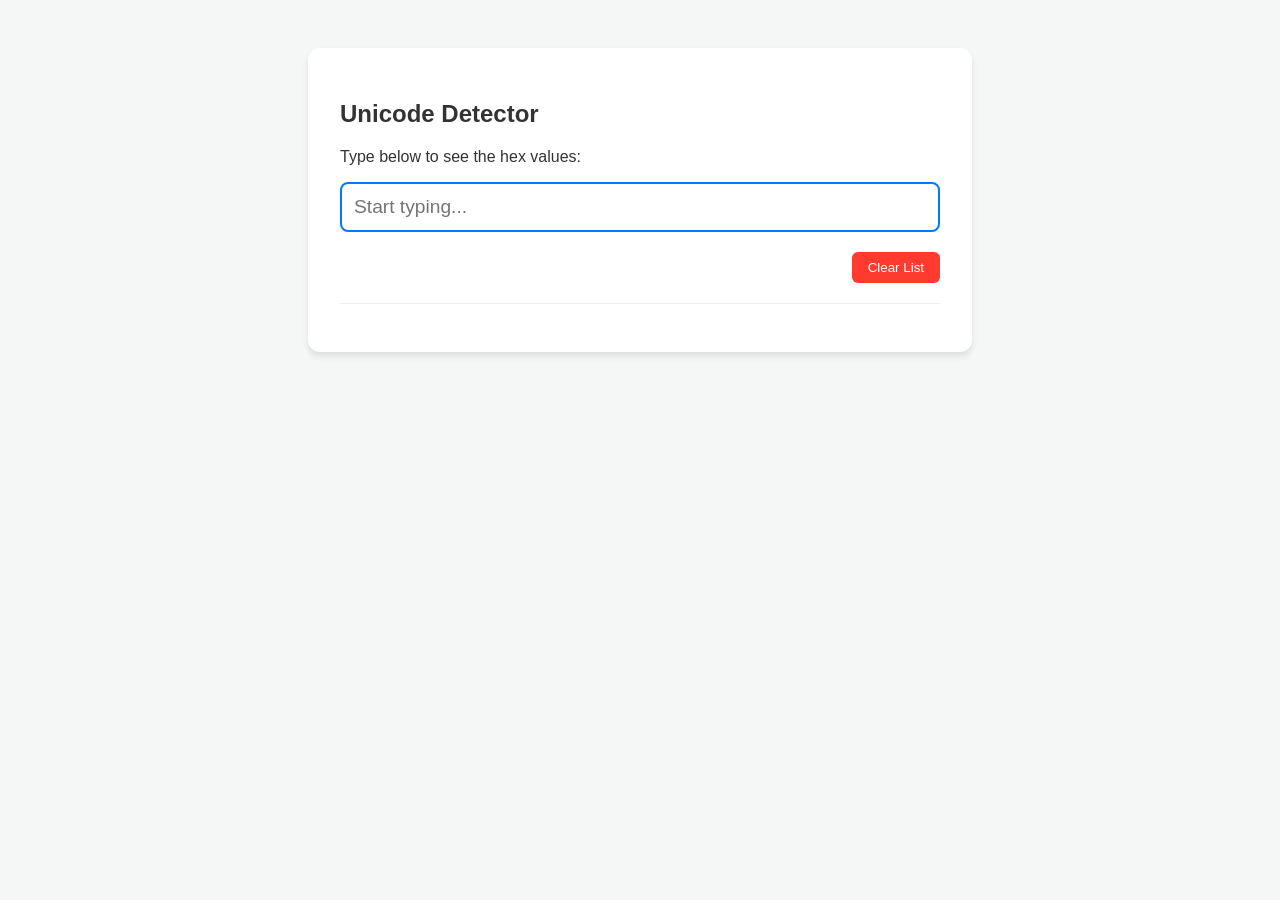
<file: unicode_denoter.html>
<!DOCTYPE html>
<html lang="en">
<head>
    <meta charset="UTF-8">
    <meta name="viewport" content="width=device-width, initial-scale=1.0">
    <title>Unicode Hex Detector</title>
    <style>
        body {
            font-family: -apple-system, BlinkMacSystemFont, "Segoe UI", Roboto, sans-serif;
            display: flex;
            flex-direction: column;
            align-items: center;
            padding: 40px;
            background-color: #f4f7f6;
            color: #333;
        }
        .container {
            max-width: 600px;
            width: 100%;
            background: white;
            padding: 2rem;
            border-radius: 12px;
            box-shadow: 0 4px 6px rgba(0,0,0,0.1);
        }
        input {
            width: 100%;
            padding: 12px;
            font-size: 1.2rem;
            border: 2px solid #ddd;
            border-radius: 8px;
            box-sizing: border-box;
            margin-bottom: 20px;
        }
        input:focus {
            border-color: #007AFF;
            outline: none;
        }
        #output-list {
            list-style: none;
            padding: 0;
            margin-top: 20px;
            max-height: 400px;
            overflow-y: auto;
            border-top: 1px solid #eee;
        }
        .list-item {
            display: flex;
            justify-content: space-between;
            padding: 10px;
            border-bottom: 1px solid #fafafa;
            font-family: monospace;
        }
        .char { font-weight: bold; color: #007AFF; font-size: 1.1rem; }
        .hex { color: #666; }
        .btn-clear {
            background: #ff3b30;
            color: white;
            border: none;
            padding: 8px 16px;
            border-radius: 6px;
            cursor: pointer;
            float: right;
        }
        .btn-clear:hover { background: #d32f2f; }
    </style>
</head>
<body>

<div class="container">
    <h2>Unicode Detector</h2>
    <p>Type below to see the hex values:</p>
    
    <input type="text" id="brailleInput" placeholder="Start typing..." autofocus>
    
    <button class="btn-clear" onclick="clearList()">Clear List</button>
    <div style="clear: both;"></div>

    <ul id="output-list">
        </ul>
</div>

<script>
    const inputField = document.getElementById('brailleInput');
    const outputList = document.getElementById('output-list');

    inputField.addEventListener('input', (e) => {
        // We look at the last character entered
        const val = e.target.value;
        if (val.length > 0) {
            const lastChar = val.slice(-1);
            addCharacterToList(lastChar);
        }
    });

    function addCharacterToList(char) {
        // Convert to Hex and format as U+XXXX
        const hexCode = "U+" + char.charCodeAt(0).toString(16).toUpperCase().padStart(4, '0');
        
        const li = document.createElement('li');
        li.className = 'list-item';
        li.innerHTML = `
            <span class="char">${char === ' ' ? '(space)' : char}</span>
            <span class="hex">${hexCode}</span>
        `;
        
        // Add to the top of the list so newest is visible
        outputList.prepend(li);
    }

    function clearList() {
        outputList.innerHTML = '';
        inputField.value = '';
        inputField.focus();
    }
</script>

</body>
</html>
</file>
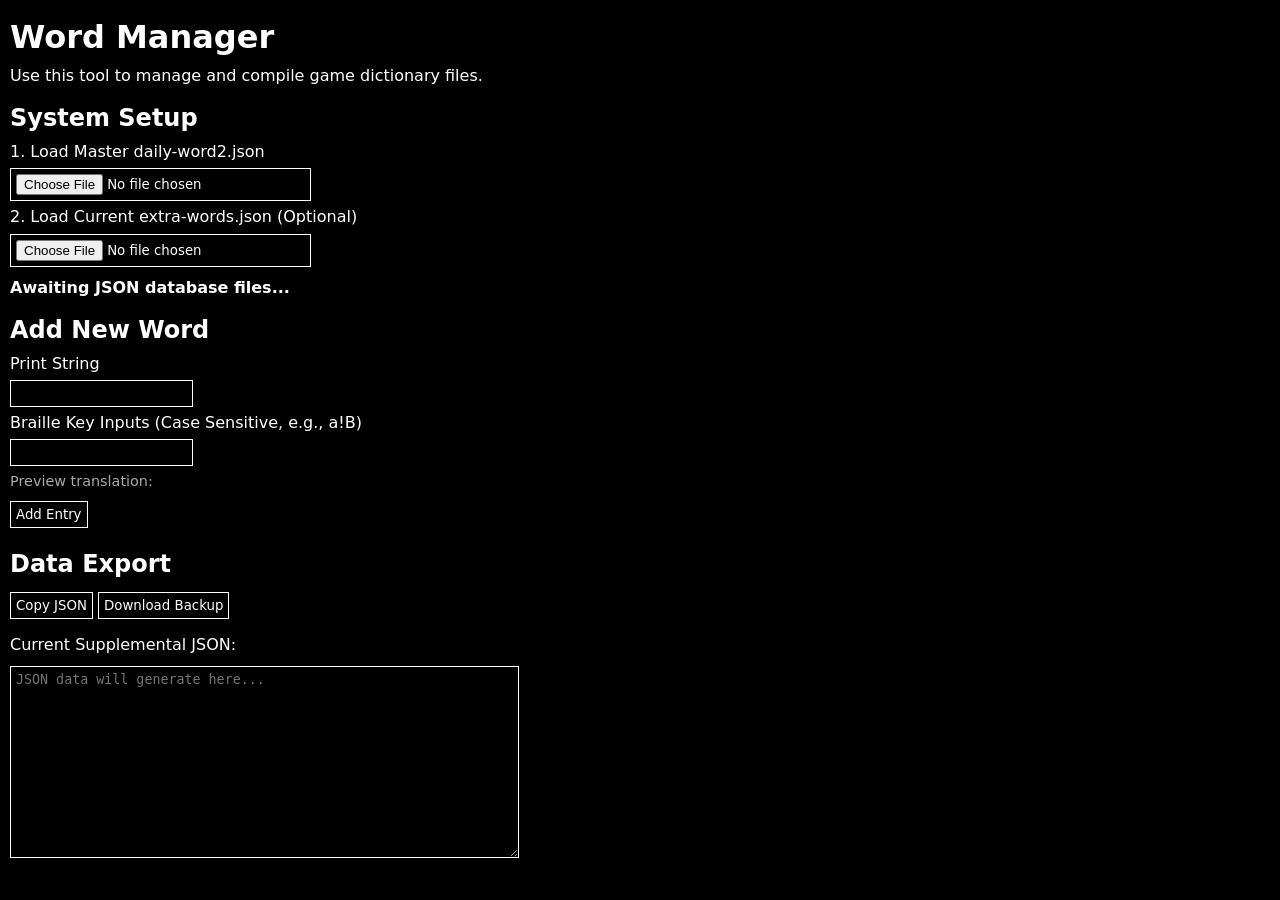
<file: trial/dictionary-manager.html>
<!DOCTYPE html>
<html lang="en">
<head>
<meta charset="UTF-8">
<meta name="viewport" content="width=device-width, initial-scale=1.0">
<title>ValidWordBuilder</title>
<style>
body {
background-color: #000000;
color: #ffffff;
font-family: system-ui, -apple-system, sans-serif;
margin: 10px;
padding: 0;
line-height: 1.4;
}
h1, h2, h3 {
text-align: left;
margin: 15px 0 5px 0;
}
blockquote {
margin: 0 0 10px 0;
padding: 0;
text-align: left;
display: block;
}
.container {
max-width: 100%;
width: 50ch;
}
input, button, textarea {
background-color: #000000;
color: #ffffff;
border: 1px solid #ffffff;
padding: 5px;
margin: 5px 0;
font-family: inherit;
}
#status-message {
font-weight: bold;
margin-top: 5px;
}
#json-output {
width: 100%;
max-width: 100%;
box-sizing: border-box;
color: #55ff55;
font-family: monospace;
margin-top: 10px;
}
</style>
</head>
<body>
<div class="container">
<h1>Word Manager</h1>
<blockquote>Use this tool to manage and compile game dictionary files.</blockquote>

<h2>System Setup</h2>
<blockquote>
<label for="master-loader">1. Load Master daily-word2.json</label><br>
<input type="file" id="master-loader" accept=".json"><br>
<label for="supp-loader">2. Load Current extra-words.json (Optional)</label><br>
<input type="file" id="supp-loader" accept=".json"><br>
<div id="status-message">Awaiting JSON database files...</div>
</blockquote>

<h2>Add New Word</h2>
<blockquote>
<label for="print-str">Print String</label><br>
<input type="text" id="print-str" name="print-str" autocomplete="off"><br>
<label for="braille-str">Braille Key Inputs (Case Sensitive, e.g., a!B)</label><br>
<input type="text" id="braille-str" name="braille-str" autocomplete="off"><br>
<div id="translation-preview" style="color:#aaa; font-size:0.9em; margin-bottom:5px;">Preview translation: </div>
<button type="button" id="add-btn" onclick="processNewEntry()">Add Entry</button>
</blockquote>

<h2>Data Export</h2>
<blockquote>
<button type="button" id="copy-btn" onclick="copyJsonToClipboard()">Copy JSON</button>
<button type="button" id="export-btn" onclick="exportSupplementalFile()">Download Backup</button><br>
<label for="json-output" style="display:block; margin-top:10px;">Current Supplemental JSON:</label>
<textarea id="json-output" readonly rows="12" placeholder="JSON data will generate here..."></textarea>
</blockquote>
</div>

<script>
let masterWords = [];
let supplementalWords = [];
const status = document.getElementById('status-message');
const jsonOutput = document.getElementById('json-output');
const preview = document.getElementById('translation-preview');

// Raw metadata array baked directly into the utility
const rawBrailleData = [
  { "unicodeChar": "⠀", "printAscii": " " },
  { "unicodeChar": "⠮", "printAscii": "!" },
  { "unicodeChar": "⠐", "printAscii": "\"" },
  { "unicodeChar": "⠼", "printAscii": "#" },
  { "unicodeChar": "⠫", "printAscii": "$" },
  { "unicodeChar": "⠩", "printAscii": "%" },
  { "unicodeChar": "⠯", "printAscii": "&" },
  { "unicodeChar": "⠄", "printAscii": "'" },
  { "unicodeChar": "⠷", "printAscii": "(" },
  { "unicodeChar": "⠾", "printAscii": ")" },
  { "unicodeChar": "⠡", "printAscii": "*" },
  { "unicodeChar": "⠬", "printAscii": "+" },
  { "unicodeChar": "⠠", "printAscii": "," },
  { "unicodeChar": "⠤", "printAscii": "-" },
  { "unicodeChar": "⠨", "printAscii": "." },
  { "unicodeChar": "⠌", "printAscii": "/" },
  { "unicodeChar": "⠴", "printAscii": "0" },
  { "unicodeChar": "⠂", "printAscii": "1" },
  { "unicodeChar": "⠆", "printAscii": "2" },
  { "unicodeChar": "⠒", "printAscii": "3" },
  { "unicodeChar": "⠲", "printAscii": "4" },
  { "unicodeChar": "⠢", "printAscii": "5" },
  { "unicodeChar": "⠖", "printAscii": "6" },
  { "unicodeChar": "⠶", "printAscii": "7" },
  { "unicodeChar": "⠦", "printAscii": "8" },
  { "unicodeChar": "⠔", "printAscii": "9" },
  { "unicodeChar": "⠱", "printAscii": ":" },
  { "unicodeChar": "⠰", "printAscii": ";" },
  { "unicodeChar": "⠣", "printAscii": "<" },
  { "unicodeChar": "⠿", "printAscii": "=" },
  { "unicodeChar": "⠜", "printAscii": ">" },
  { "unicodeChar": "⠹", "printAscii": "?" },
  { "unicodeChar": "⡈", "printAscii": "@" },
  { "unicodeChar": "⡁", "printAscii": "A" },
  { "unicodeChar": "⡃", "printAscii": "B" },
  { "unicodeChar": "⡉", "printAscii": "C" },
  { "unicodeChar": "⡙", "printAscii": "D" },
  { "unicodeChar": "⡑", "printAscii": "E" },
  { "unicodeChar": "⡋", "printAscii": "F" },
  { "unicodeChar": "⡛", "printAscii": "G" },
  { "unicodeChar": "⡓", "printAscii": "H" },
  { "unicodeChar": "⡊", "printAscii": "I" },
  { "unicodeChar": "⡚", "printAscii": "J" },
  { "unicodeChar": "⡅", "printAscii": "K" },
  { "unicodeChar": "⡇", "printAscii": "L" },
  { "unicodeChar": "⡍", "printAscii": "M" },
  { "unicodeChar": "⡝", "printAscii": "N" },
  { "unicodeChar": "⡕", "printAscii": "O" },
  { "unicodeChar": "⡏", "printAscii": "P" },
  { "unicodeChar": "⡟", "printAscii": "Q" },
  { "unicodeChar": "⡗", "printAscii": "R" },
  { "unicodeChar": "⡎", "printAscii": "S" },
  { "unicodeChar": "⡞", "printAscii": "T" },
  { "unicodeChar": "⡥", "printAscii": "U" },
  { "unicodeChar": "⡧", "printAscii": "V" },
  { "unicodeChar": "⡺", "printAscii": "W" },
  { "unicodeChar": "⡭", "printAscii": "X" },
  { "unicodeChar": "⡽", "printAscii": "Y" },
  { "unicodeChar": "⡵", "printAscii": "Z" },
  { "unicodeChar": "⡪", "printAscii": "[" },
  { "unicodeChar": "⡳", "printAscii": "\\" },
  { "unicodeChar": "⡻", "printAscii": "]" },
  { "unicodeChar": "⡘", "printAscii": "^" },
  { "unicodeChar": "⠸", "printAscii": "_" },
  { "unicodeChar": "⠈", "printAscii": "`" },
  { "unicodeChar": "⠁", "printAscii": "a" },
  { "unicodeChar": "⠃", "printAscii": "b" },
  { "unicodeChar": "⠉", "printAscii": "c" },
  { "unicodeChar": "⠙", "printAscii": "d" },
  { "unicodeChar": "⠑", "printAscii": "e" },
  { "unicodeChar": "⠋", "printAscii": "f" },
  { "unicodeChar": "⠛", "printAscii": "g" },
  { "unicodeChar": "⠓", "printAscii": "h" },
  { "unicodeChar": "⠊", "printAscii": "i" },
  { "unicodeChar": "⠚", "printAscii": "j" },
  { "unicodeChar": "⠅", "printAscii": "k" },
  { "unicodeChar": "⠇", "printAscii": "l" },
  { "unicodeChar": "⠍", "printAscii": "m" },
  { "unicodeChar": "⠝", "printAscii": "n" },
  { "unicodeChar": "⠕", "printAscii": "o" },
  { "unicodeChar": "⠏", "printAscii": "p" },
  { "unicodeChar": "⠟", "printAscii": "q" },
  { "unicodeChar": "⠗", "printAscii": "r" },
  { "unicodeChar": "⠎", "printAscii": "s" },
  { "unicodeChar": "⠞", "printAscii": "t" },
  { "unicodeChar": "⠥", "printAscii": "u" },
  { "unicodeChar": "⠧", "printAscii": "v" },
  { "unicodeChar": "⠺", "printAscii": "w" },
  { "unicodeChar": "⠭", "printAscii": "x" },
  { "unicodeChar": "⠽", "printAscii": "y" },
  { "unicodeChar": "⠵", "printAscii": "z" },
  { "unicodeChar": "⠪", "printAscii": "{" },
  { "unicodeChar": "⠳", "printAscii": "|" },
  { "unicodeChar": "⠻", "printAscii": "}" },
  { "unicodeChar": "⠘", "printAscii": "~" }
];

// Automatically index the hardcoded list into an optimized lookup map on load
const brailleLookupMap = rawBrailleData.reduce((acc, entry) => {
    if (entry.printAscii !== undefined && entry.unicodeChar !== undefined) {
        acc[entry.printAscii] = entry.unicodeChar;
    }
    return acc;
}, {});

// Synchronize state changes to text viewer viewport
function updateJsonView() {
    if (supplementalWords.length > 0) {
        jsonOutput.value = JSON.stringify(supplementalWords, null, 2);
    } else {
        jsonOutput.value = '';
    }
}

// Convert input strings using the optimized lookup key-pairs
function translateStringToBraille(inputStr) {
    return inputStr.split('').map(char => {
        return brailleLookupMap[char] || char;
    }).join('');
}

// Live presentation tracking logic
document.getElementById('braille-str').addEventListener('input', (e) => {
    const converted = translateStringToBraille(e.target.value);
    preview.textContent = `Preview translation: ${converted}`;
});

// Phase 1: Manual Ingestion of the Master List
document.getElementById('master-loader').addEventListener('change', (e) => {
    const file = e.target.files[0];
    if (!file) return;
    const reader = new FileReader();
    reader.onload = (event) => {
        try {
            const parsed = JSON.parse(event.target.result);
            masterWords = Array.isArray(parsed) ? parsed : [];
            status.style.color = '#ffffff';
            status.textContent = `Loaded ${masterWords.length} base words from master file. Ready to build.`;
        } catch (err) {
            status.style.color = '#ff5555';
            status.textContent = 'Error parsing master JSON file.';
        }
    };
    reader.readAsText(file);
});

// Phase 2: Manual Ingestion of the existing Supplemental List
document.getElementById('supp-loader').addEventListener('change', (e) => {
    const file = e.target.files[0];
    if (!file) return;
    const reader = new FileReader();
    reader.onload = (event) => {
        try {
            const parsed = JSON.parse(event.target.result);
            supplementalWords = Array.isArray(parsed) ? parsed : [];
            status.style.color = '#ffffff';
            status.textContent = `Imported ${supplementalWords.length} entries from existing extra-words.json file.`;
            updateJsonView();
        } catch (err) {
            status.style.color = '#ff5555';
            status.textContent = 'Error parsing uploaded extra-words.json file.';
        }
    };
    reader.readAsText(file);
});

// Phase 3: Validation, Deduplication, and Safe Auto-ID Generation
function processNewEntry() {
    const printInput = document.getElementById('print-str').value.trim().toLowerCase();
    const rawBrailleInput = document.getElementById('braille-str').value.trim(); // Trimmed to handle white-space safety
    
    if (!printInput || !rawBrailleInput) {
        status.style.color = '#ff5555';
        status.textContent = 'Error: Both text fields require valid inputs.';
        return;
    }
    
    if (masterWords.length === 0) {
        status.style.color = '#ff5555';
        status.textContent = 'Error: Please load daily-word2.json before adding entries.';
        return;
    }
    
    // Parse character maps directly into unicode values
    const brailleInput = translateStringToBraille(rawBrailleInput);
    
    // Cross-file uniqueness check matching sanitized variables
    const matchInMaster = masterWords.some(w => (w.print?.toLowerCase().trim() === printInput) || (w.brlunicode?.trim() === brailleInput));
    const matchInSupp = supplementalWords.some(w => (w.print?.toLowerCase().trim() === printInput) || (w.brlunicode?.trim() === brailleInput));
    
    if (matchInMaster || matchInSupp) {
        status.style.color = '#ff5555';
        status.textContent = `Rejected: "${printInput}" or sequence matches an existing database pattern.`;
        return;
    }
    
    // Stack-safe Auto-Increment Logic using reduce()
    const combinedLists = [...masterWords, ...supplementalWords];
    const nextId = combinedLists.reduce((max, w) => {
        const currentId = parseInt(w.id, 10) || 0;
        return currentId > max ? currentId : max;
    }, 0) + 1;
        
    const entry = { id: nextId, print: printInput, brlunicode: brailleInput };
    supplementalWords.push(entry);
    
    status.style.color = '#55ff55';
    status.textContent = `Success: Saved "${printInput}" -> "${brailleInput}" as ID ${nextId}.`;
    
    // Update live text viewport layout 
    updateJsonView();
    
    // Reset inputs
    document.getElementById('print-str').value = '';
    document.getElementById('braille-str').value = '';
    preview.textContent = "Preview translation: ";
    document.getElementById('print-str').focus();
}

// Phase 4a: Copy System JSON text straight to clipboard for GitHub pasting
function copyJsonToClipboard() {
    if (supplementalWords.length === 0) {
        status.style.color = '#ff5555';
        status.textContent = 'No data available in the supplemental array to copy.';
        return;
    }
    
    navigator.clipboard.writeText(jsonOutput.value).then(() => {
        status.style.color = '#55ff55';
        status.textContent = 'JSON copied to clipboard! Ready to paste into GitHub.';
    }).catch(err => {
        status.style.color = '#ff5555';
        status.textContent = 'Failed to copy text automatically.';
    });
}

// Phase 4b: Fallback System Download File Tool
function exportSupplementalFile() {
    if (supplementalWords.length === 0) {
        status.style.color = '#ff5555';
        status.textContent = 'No new records in the supplemental array to export.';
        return;
    }
    
    const jsonStr = jsonOutput.value;
    const blob = new Blob([jsonStr], { type: 'application/json' });
    const url = URL.createObjectURL(blob);
    
    const a = document.createElement('a');
    a.href = url;
    a.download = 'extra-words.json';
    document.body.appendChild(a);
    a.click();
    
    document.body.removeChild(a);
    URL.revokeObjectURL(url);
    
    status.style.color = '#55ff55';
    status.textContent = 'Backup completed! extra-words.json downloaded.';
}

// CHANGED: Listened to 'keydown' instead of 'keyup' to stop event echo when input focus swaps
document.getElementById('braille-str').addEventListener('keydown', (e) => {
    if (e.key === 'Enter') {
        e.preventDefault();
        processNewEntry();
    }
});
document.getElementById('print-str').addEventListener('keydown', (e) => {
    if (e.key === 'Enter') {
        e.preventDefault();
        processNewEntry();
    }
});
</script>
</body>
</html>
</file>
<file: styles.css>
/*
  CONTRACTABLE STYLESHEET: SECTION MAP
  ------------------------------------
  Sections appear in this order. Search for the name to jump to it.

  1. BOARD GEOMETRY NOTES     How the 24-pitch coordinate system works
  2. PAGE BASICS              html, body, .app-container, h1, [hidden], #status
  3. MASTER BRAILLE PITCH     #game-board custom properties (--pitch etc.)
  4. BOARD ROWS               .row, .row-label, .row-group-*, #header override
  5. STANDARD INPUT           #controls, #guess-input, #submit-btn
  6. POST-GAME SUGGESTIONS    #post-game-suggest, #suggest-*
  7. UTILITIES                #debug-log, .sr-only
  8. TOGGLES AND INSTRUCTIONS .mode-btn, .instructions-toggle,
                              #instructions-panel
  9. BRAILLE CELL             .cell, .dot, .dot.on, .dot-label, dot grid areas
 10. HEADING                  #heading-cells (the CONTRACTABLE title cells)
 11. SIX-KEY ENTRY            #sixkey-controls, #sixkey-cells, #sixkey-actions
 12. ABOUT / SEO TEXT         #about
*/

/*
  CONTRACTABLE BOARD GEOMETRY
  ---------------------------
  The game board uses 24 Braille character pitches as its horizontal
  design coordinate system.

  A pitch is 1/24 of the available board width. Every horizontal
  measurement is derived from that master pitch rather than from
  independent vw values. This keeps the Braille geometry proportional
  as the viewport changes.

  The board itself contains:
    1 pitch  row ID
    5 pitches CORRECT
    1 pitch  separator
    5 pitches GUESS
    1 pitch  separator
    5 pitches WRONG

  The CORRECT heading therefore spans the row ID + five Correct cells.
*/

html {
  -webkit-text-size-adjust: 100%;
  text-size-adjust: 100%;
  box-sizing: border-box;
}

*, *::before, *::after {
  box-sizing: inherit;
}

body {
  font-family: "Apple Braille", "Courier New", monospace;
  background: #000000;
  color: #ffffff;
  margin: 0;
  padding: 1.5vh 3vw;
  width: 100%;
}

.app-container {
  width: 100%;
  max-width: 32rem;
  margin: 0 auto;
  font-size: clamp(1.3rem, 5vw, 1.75rem);
  text-align: center;
}

h1 {
  margin: 0.5em 0;
  font-size: 1.2em;
}

[hidden] {
  display: none !important;
}

#status {
  margin-top: 0.5em;
  white-space: pre;
  font-weight: bold;
  outline: none;
}

#status.dismissible {
  cursor: pointer;
  text-decoration: underline;
}

.suggest-link-btn {
  background: none;
  border: none;
  color: #FFC107;
  text-decoration: underline;
  font-family: sans-serif;
  font-weight: normal;
  font-size: 0.8em;
  white-space: normal;
  cursor: pointer;
  padding: 0;
  margin-left: 0.4em;
}

.suggest-link-btn:hover {
  color: #ffd54f;
}

.suggest-link-btn:disabled {
  color: #888888;
  text-decoration: none;
  cursor: default;
}

/* ================================================================
   MASTER BRAILLE PITCH SYSTEM
   ================================================================
   #game-board is declared as a CSS containment context (an
   inline-size container). That's the fix for the old geometry bug:
   "--pitch: calc(100% / 24)" looked like a single master value, but
   a percentage inside a custom property re-resolves against
   whatever element ends up using it — not against the element that
   defined it. So the same var(--pitch) was quietly computing a
   different number in a dot than it did in a row, depending on
   nesting depth. Container query units (cqw) don't have that
   problem: cqw always means "percent of the nearest container
   ancestor," full stop, no matter how deep the element using it is
   nested inside #game-board. One pitch, one true meaning,
   everywhere below.
*/

#game-board {
  container-type: inline-size;

  /* One pitch = 1/24 of #game-board's own width. */
  --pitch: calc(100cqw / 24);

  /*
    Everything below is proportional to that single pitch, so
    resizing the board rescales the whole Braille geometry together
    instead of each piece drifting independently.
  */
  --dot-size: calc(var(--pitch) * 0.30);
  --dot-column-gap: calc(var(--pitch) * 0.10);
  --dot-row-gap: calc(var(--pitch) * 0.12);

  /* One complete Braille character pitch. */
  --cell-width: var(--pitch);
  --cell-height: calc(var(--cell-width) * 1.60);

  /* One pitch separates the three five-cell groups. */
  --group-gap: var(--pitch);

  /*
    First column = one row-ID pitch + five Correct-cell pitches.
    The remaining two columns are five cells each.
  */
  --word-column-width: calc(5 * var(--pitch));
  --correct-column-width: calc(var(--pitch) + var(--word-column-width));

  width: 100%;
  margin-top: 1em;
  display: flex;
  flex-direction: column;
  gap: 0.15em;
  padding: 0.1em 0;
  font-variant-numeric: tabular-nums;
  letter-spacing: 0;
}

.row {
  display: grid;
  grid-template-columns:
    var(--correct-column-width)
    var(--word-column-width)
    var(--word-column-width);
  column-gap: var(--group-gap);
  width: max-content;
  max-width: 100%;
  margin-left: auto;
  margin-right: auto;
  align-items: center;
  justify-content: center;
  outline: none;
}

.row {
  margin-bottom: 1vh;
}

.row-label {
  grid-column: 1;
  grid-row: 1;
  width: var(--pitch);
  min-width: var(--pitch);
  height: var(--cell-height);
  display: flex;
  align-items: center;
  justify-content: center;
  font-size: 0.6em;
  font-family: sans-serif;
  color: #999999;
}

/*
  Targeted by the semantic classes main.js already assigns
  (row-group-correct / row-group-guess / row-group-wrong) rather
  than :nth-of-type. row-label and the three .row-group spans are
  ALL <span> elements and direct siblings, so :nth-of-type counted
  them together and silently shifted every column assignment by
  one — row-group-correct ended up in the GUESS column, row-group-
  guess ended up in the WRONG column, and row-group-wrong had no
  matching rule at all. That mismatch, repeated on both #header and
  every guess row, was the main source of the visual mess. Class
  selectors don't depend on sibling order, so this can't recur even
  if the DOM structure shifts later.
*/
.row-group {
  display: flex;
  width: var(--word-column-width);
  min-width: var(--word-column-width);
  gap: 0;
  justify-content: flex-start;
  flex-shrink: 0;
}

.row-group-correct {
  grid-column: 1;
  grid-row: 1;
  /* Shares column 1 with .row-label; this offset starts it right
     after the row-ID pitch instead of underneath it. grid-row is
     pinned explicitly (matching .row-label) because two items
     sharing a column with no explicit row are NOT guaranteed to
     overlap — CSS Grid auto-placement pushes the second one to a
     new row instead, which silently broke this exact "share a
     column, offset with margin" trick. */
  margin-left: var(--pitch);
}

.row-group-guess {
  grid-column: 2;
  grid-row: 1;
}

.row-group-wrong {
  grid-column: 3;
  grid-row: 1;
}

/* Header-only override: the real word "correct" needs 7 braille cells,
   not the 5 every data column uses. Spanning grid-column 1/3 gives it
   room to use track 1's 6 pitches plus the group-gap between tracks 1
   and 2 (6 + 1 = 7 pitches total) without encroaching into "guess"'s
   own track, which is placed independently via its own grid-column:2.
   That fully consumes the group-gap though, leaving zero breathing
   room before "guess" - so this is shifted one further pitch to the
   left (past the shared rule's 1-pitch offset into negative margin)
   to reclaim a visual gap. Tradeoff: "correct" now starts one cell to
   the left of where the actual 5-cell data column begins beneath it,
   rather than perfectly left-aligned with it. There's confirmed unused
   space around the row (the container is sized for 24 pitches; this
   row's tracks only use 18), so this doesn't risk clipping. */
#header .row-group-correct {
  grid-column: 1 / 3;
  margin-left: calc(-1 * var(--pitch));
  width: calc(7 * var(--pitch));
  justify-self: start;
}

#controls {
  margin-top: 1.5em;
  width: 100%;
}

#guess-label {
  display: block;
  margin-bottom: 0.5em;
  font-size: 0.9em;
}

#guess-input {
  font-family: monospace;
  width: 10ch;
  font-size: 1rem;
  background: #000000;
  color: #ffffff;
  border: 0.08rem solid #ffffff;
  padding: 0.4em;
  vertical-align: middle;
}

#submit-btn,
#sixkey-submit-btn,
#tapdot-submit-btn,
#suggest-submit-btn {
  font-family: sans-serif;
  background: #000000;
  color: #ffffff;
  border: 0.125rem solid #FFC107;
  padding: 0.3em 1em;
  font-weight: bold;
  cursor: pointer;
  font-size: 1rem;
}

#submit-btn {
  font-size: 1.1rem;
  vertical-align: middle;
  margin-left: 0.4rem;
}

#submit-btn:hover,
#sixkey-submit-btn:hover,
#tapdot-submit-btn:hover,
#suggest-submit-btn:hover {
  background: rgba(255, 193, 7, 0.15);
}

#post-game-suggest {
  margin-top: 2em;
  padding-top: 1em;
  border-top: 0.08rem solid #444444;
  width: 100%;
  text-align: center;
}

#suggest-heading {
  font-size: 1em;
  font-family: sans-serif;
  margin: 0 0 0.5em;
}

#suggest-label {
  display: block;
  font-size: 0.8em;
  font-family: sans-serif;
  color: #cccccc;
  margin-bottom: 0.5em;
}

#suggest-input {
  width: 100%;
  max-width: 28ch;
  font-family: monospace;
  font-size: 1rem;
  background: #000000;
  color: #ffffff;
  border: 0.08rem solid #ffffff;
  padding: 0.5em;
  resize: vertical;
}

#suggest-submit-btn {
  display: block;
  margin: 0.6em auto 0;
}

#suggest-submit-btn:disabled {
  opacity: 0.6;
  cursor: default;
}

#suggest-feedback {
  margin-top: 0.6em;
  font-size: 0.8em;
  font-family: sans-serif;
  color: #FFC107;
  min-height: 1em;
}

#suggest-feedback.error {
  color: #ff4d4d;
  font-weight: bold;
}

#debug-log {
  margin-top: 2em;
  font-size: 0.6em;
  color: #ff4d4d;
  border-top: 0.08rem solid #ccc;
  padding-top: 0.65rem;
  font-family: monospace;
  width: 100%;
}

.sr-only {
  position: absolute;
  width: 1px;
  height: 1px;
  padding: 0;
  margin: -1px;
  overflow: hidden;
  clip: rect(0, 0, 0, 0);
  white-space: nowrap;
  border: 0;
}

#mode-toggle-wrap {
  margin-top: 1.5em;
  display: flex;
  justify-content: center;
  flex-wrap: wrap;
  gap: 0.4em;
}

.mode-btn {
  font-family: sans-serif;
  background: #000000;
  color: #ffffff;
  border: 0.1rem solid #666666;
  padding: 0.35em 0.9em;
  cursor: pointer;
  font-size: 0.9rem;
}

.mode-btn:hover {
  border-color: #999999;
}

.mode-btn[aria-pressed="true"] {
  border-color: #FFC107;
  font-weight: bold;
}

#instructions-toggle-wrap {
  margin: 0.3em 0 1em;
}

.instructions-toggle {
  font-family: sans-serif;
  background: #000000;
  color: #ffffff;
  border: 0.1rem solid #666666;
  padding: 0.35em 0.9em;
  cursor: pointer;
  font-size: 0.9rem;
}

.instructions-toggle:hover {
  border-color: #999999;
}

#instructions-panel .instructions-toggle {
  margin-top: 1em;
}

#instructions-panel {
  text-align: left;
  font-family: sans-serif;
  font-size: 0.8em;
  line-height: 1.4;
  color: #dddddd;
  background: rgba(255, 255, 255, 0.03);
  border: 0.08rem solid #444444;
  padding: 0.8em 1em;
  margin: 0.6em 0 1.2em;
}

#instructions-panel p {
  margin: 0 0 0.7em;
}

#instructions-panel p:last-child {
  margin-bottom: 0;
}

#instructions-panel h2 {
  font-size: 1.1em;
  margin: 1em 0 0.4em;
}

#instructions-panel ul {
  margin: 0 0 0.7em;
  padding-left: 1.3em;
}

/* ================================================================
   BRAILLE CELL
   ================================================================ */

.cell {
  display: grid;
  grid-template-columns: repeat(2, var(--dot-size));
  grid-template-rows: repeat(3, var(--dot-size));
  column-gap: var(--dot-column-gap);
  row-gap: var(--dot-row-gap);
  grid-template-areas:
    "d1 d4"
    "d2 d5"
    "d3 d6";
  width: var(--cell-width);
  min-width: var(--cell-width);
  height: var(--cell-height);
  align-content: center;
  justify-content: center;
  flex: 0 0 var(--cell-width);
}

.cell.current-cell {
  outline: 0.15em solid #FFC107;
  outline-offset: 0.1em;
}

.dot {
  width: var(--dot-size);
  height: var(--dot-size);
  border-radius: 50%;
  background: #8b0000;
  border: 1px solid #8b0000;
  box-sizing: border-box;
  -webkit-tap-highlight-color: transparent;
  touch-action: manipulation;
}

.cell.tappable .dot {
  cursor: pointer;
}

.dot.on {
  background: #ffffff;
  border-color: #ffffff;
}

/* Visible focus ring for keyboard users on the six-key dots
   (VoiceOver draws its own focus ring). */
.dot:focus-visible {
  outline: 0.15em solid #FFC107;
  outline-offset: 0.1em;
}

.dot-label {
  background: transparent;
  border-color: transparent;
}

.dot-label.on {
  background: #ffffff;
  border-color: #ffffff;
}

.dot.dot-1 { grid-area: d1; }
.dot.dot-2 { grid-area: d2; }
.dot.dot-3 { grid-area: d3; }
.dot.dot-4 { grid-area: d4; }
.dot.dot-5 { grid-area: d5; }
.dot.dot-6 { grid-area: d6; }

/* ================================================================
   HEADING
   ================================================================ */

#heading-cells {
  display: inline-flex;
  justify-content: center;
  align-items: center;
  gap: 0.3em;
  vertical-align: middle;
}

#heading-cells .cell {
  width: 0.8em;
  min-width: 0.8em;
  height: 1.28em;
  grid-template-columns: repeat(2, 0.24em);
  grid-template-rows: repeat(3, 0.24em);
  column-gap: 0.08em;
  row-gap: 0.09em;
}

#heading-cells .dot {
  width: 0.24em;
  height: 0.24em;
  border-width: 0.05em;
}

/* ================================================================
   SIX-KEY ENTRY and TAPPABLE DOT ENTRY
   (two separate modules that share one look; every rule below
   is applied to both the #sixkey-* and #tapdot-* IDs)
   ================================================================ */

#sixkey-controls,
#tapdot-controls {
  margin-top: 1.5em;
  width: 100%;
}

#sixkey-cells,
#tapdot-cells {
  display: flex;
  justify-content: space-between;
  align-items: center;
  gap: 1vw;
  width: 100%;
  padding: 0.4em 0;
}

#sixkey-cells:focus,
#tapdot-cells:focus {
  outline: 0.12em dashed #FFC107;
  outline-offset: 0.2em;
}

#sixkey-cells .cell,
#tapdot-cells .cell {
  width: auto;
  min-width: 0;
  height: auto;
  flex: 1 1 0;
  padding: 0.08em;
  border-radius: 0.3em;
  grid-template-columns: repeat(2, 1fr);
  grid-template-rows: repeat(3, 1fr);
  column-gap: 1vw;
  row-gap: 1vw;
}

#sixkey-cells .dot,
#tapdot-cells .dot {
  width: 100%;
  height: auto;
  aspect-ratio: 1 / 1;
  border: 0.09em solid #ffffff;
}

#sixkey-actions,
#tapdot-actions {
  margin-top: 1em;
  display: flex;
  justify-content: center;
  gap: 0.6em;
}

#sixkey-clear-btn,
#tapdot-clear-btn {
  font-family: sans-serif;
  background: #000000;
  color: #ffffff;
  border: 0.125rem solid #666666;
  padding: 0.3em 1em;
  font-weight: normal;
  cursor: pointer;
  font-size: 1rem;
}

#sixkey-clear-btn:hover,
#tapdot-clear-btn:hover {
  border-color: #999999;
}

#sixkey-clear-btn:disabled,
#sixkey-submit-btn:disabled,
#tapdot-clear-btn:disabled,
#tapdot-submit-btn:disabled {
  opacity: 0.5;
  cursor: default;
}

/* ABOUT / SEO TEXT BLOCK
   ======================================================================
   Visible static text for search engines and sighted visitors, describing
   the game. Left-aligned (overriding .app-container's centered text) since
   centered paragraph text is harder to read than centered short UI labels.
*/
#about {
  margin-top: 2.5em;
  padding-top: 1.5em;
  border-top: 0.08rem solid #333;
  text-align: left;
  font-family: "Courier New", monospace;
  font-size: 0.65em;
  line-height: 1.5;
}

#about h2 {
  font-size: 1.1em;
  margin-bottom: 0.6em;
}
</file>
